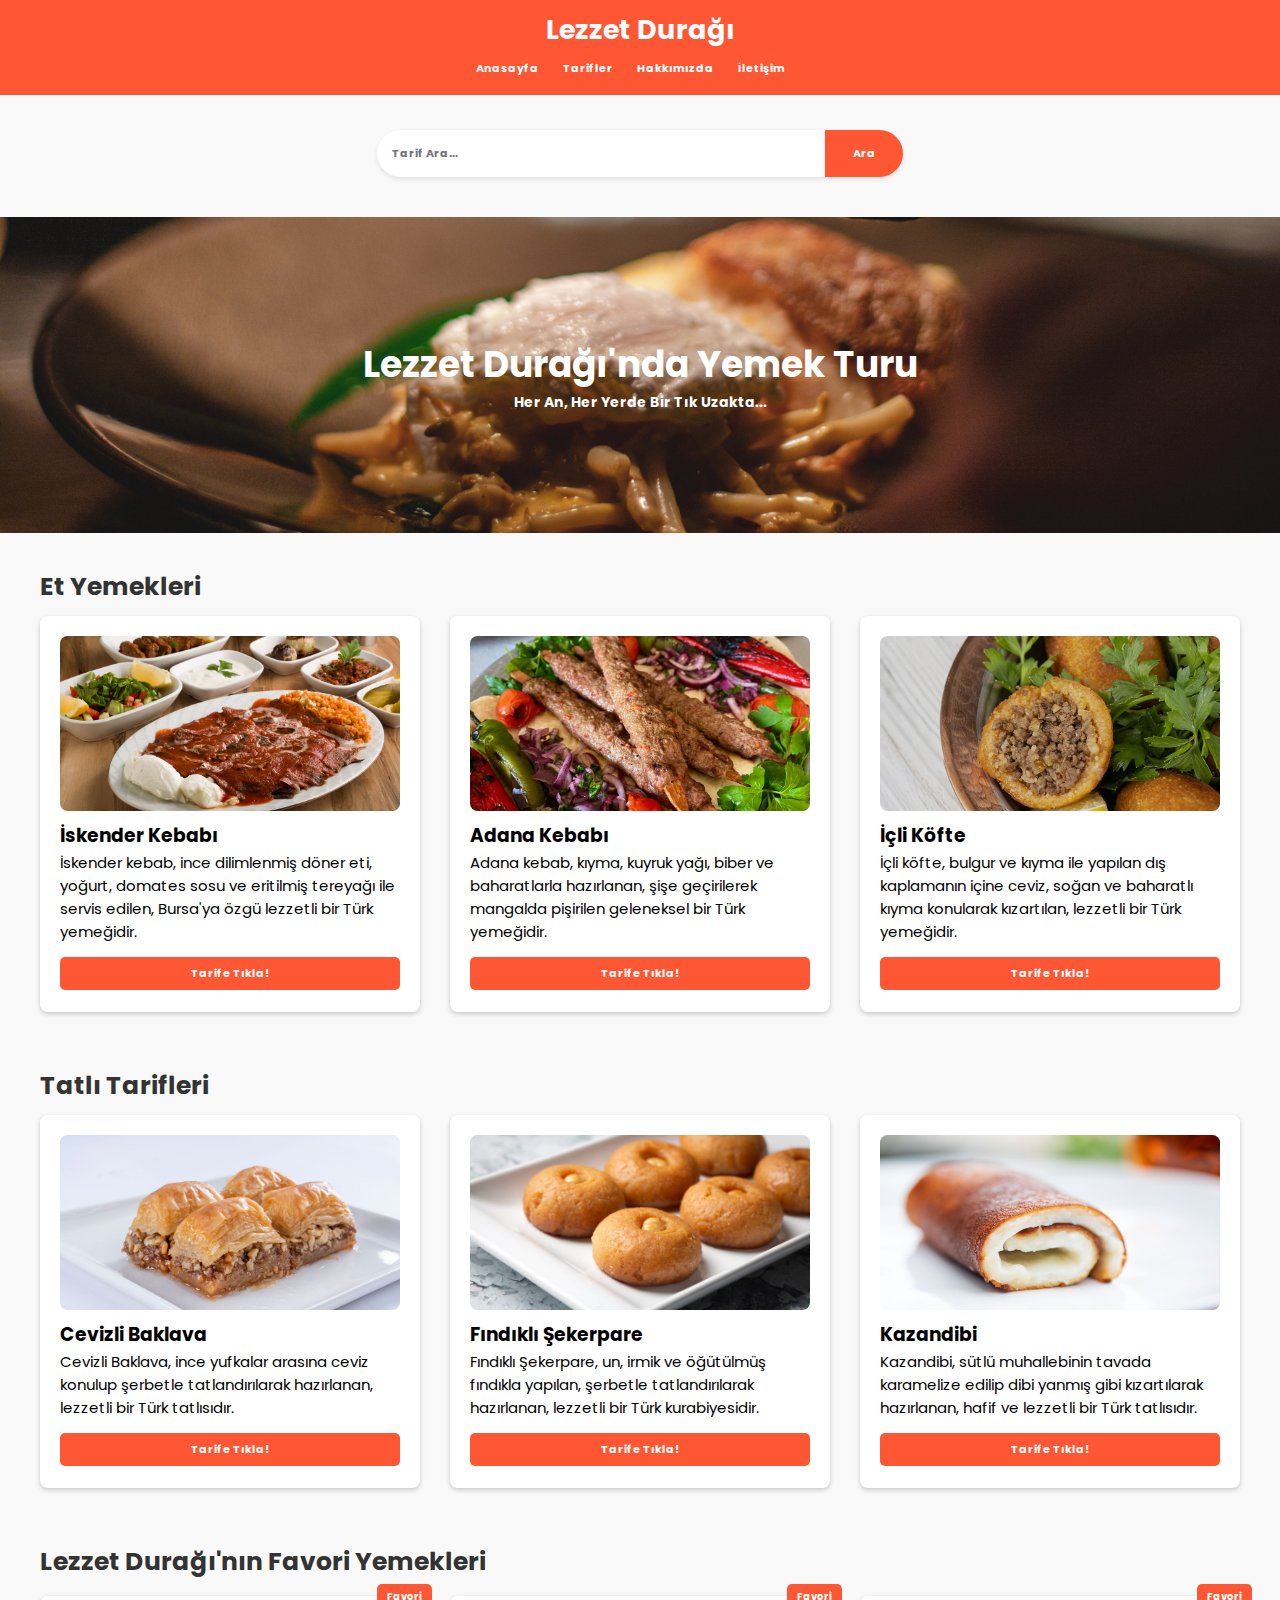
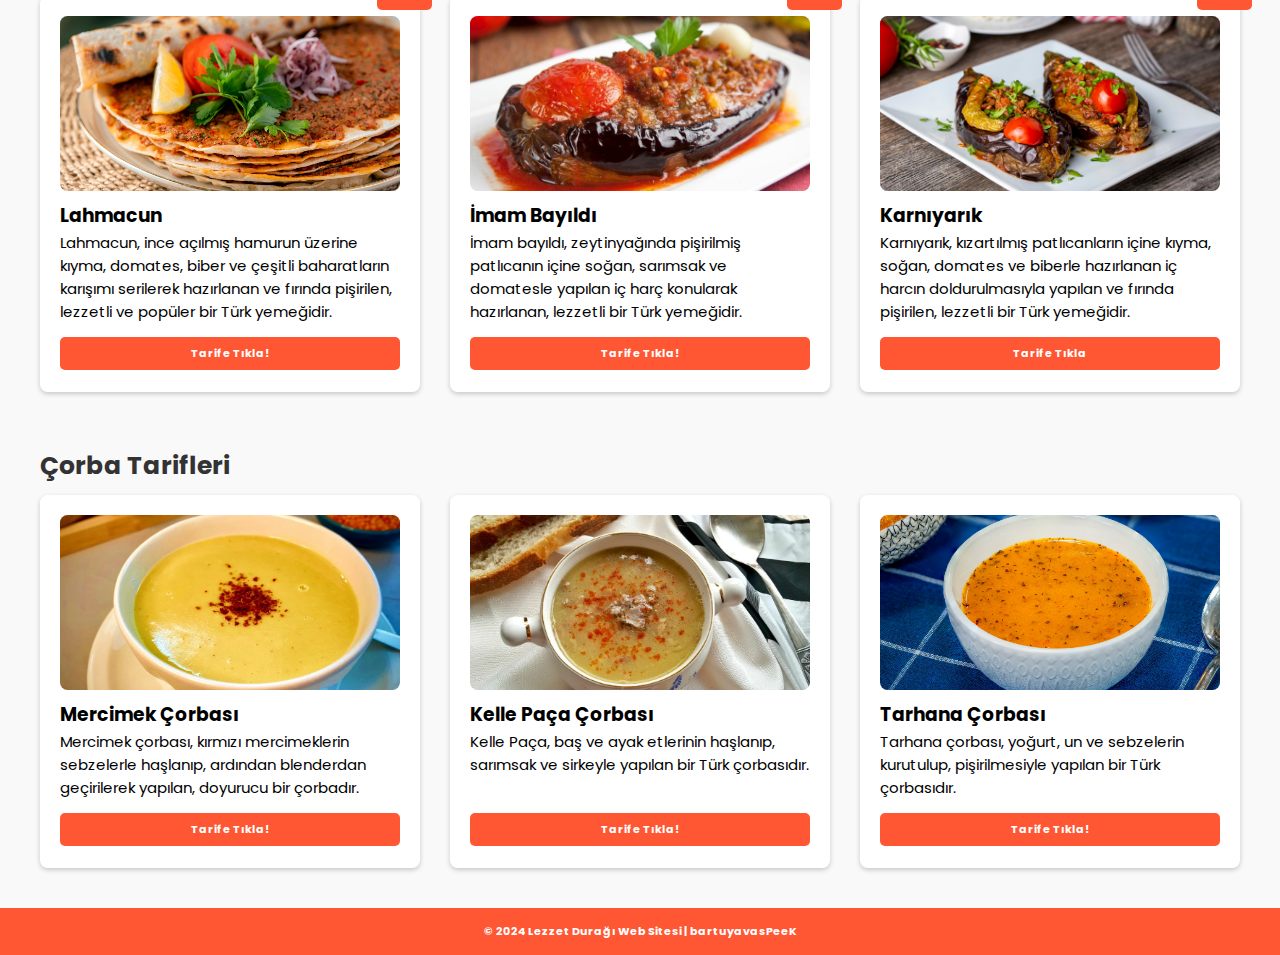
<file: yemek sitesi/index.html>
<!DOCTYPE html>
<html lang="en">
<head>
    <meta charset="UTF-8">
    <meta name="viewport" content="width=device-width, initial-scale=1.0">
    <title>Lezzet Durağı | Anasayfa | bartuyavasPeeK</title>
    <link rel="stylesheet" href="style.css">
</head>
<body>
    <header>
        <h1 class="logo">Lezzet Durağı</h1>
        <div class="nav">
            <ul>
                <li><a href="/yemek sitesi/index.html">Anasayfa</a></li>
                <li><a href="/yemek sitesi/Tarifler Alanı/tarifler.html">Tarifler</a></li>
                <li><a href="/yemek sitesi/Hakkımızda Alanı/hakkimizda.html">Hakkımızda</a></li>
                <li><a href="/yemek sitesi/İletişim Alanı/iletisim.html">İletişim</a></li>
            </ul>
        </div>
    </header>   

    <div class="search-container">
        <input type="text" placeholder="Tarif Ara..." />
        <button type="submit">Ara</button>
    </div>

    <div class="hero">
        <h1>Lezzet Durağı'nda Yemek Turu</h1>
        <p>Her An, Her Yerde Bir Tık Uzakta...</p>
    </div>

    <section class="meat-dishes-area">
        <a href="/yemek sitesi/Tarifler Alanı/Et Yemekleri Alanı/et-yemekleri.html" title="Et Yemekleri"><h2>Et Yemekleri</h2></a>

        <div class="menu-items">
            <!-- Et Yemekleri 1 -->
            <div class="menu-item">
                <img src="/yemek sitesi/img/iskender.jpg" alt="İskender Kebabı Resmi">
                <h3>İskender Kebabı</h3>
                <p>İskender kebab, ince dilimlenmiş döner eti, yoğurt, domates sosu ve eritilmiş tereyağı ile servis edilen, Bursa'ya özgü lezzetli bir Türk yemeğidir.</p>
                <a href="/yemek sitesi/Tarifler Alanı/Et Yemekleri Alanı/Kebap Tarifleri Alanı/İskender Kebabı/iskender-kebabi.html" class="button">Tarife Tıkla!</a>
            </div>
            <!-- Et Yemekleri 2 -->
            <div class="menu-item">
                <img src="/yemek sitesi/img/adana-kebap.webp" alt="Adana Kebabı Resmi">
                <h3>Adana Kebabı</h3>
                <p>Adana kebab, kıyma, kuyruk yağı, biber ve baharatlarla hazırlanan, şişe geçirilerek mangalda pişirilen geleneksel bir Türk yemeğidir.</p>
                <a href="#" class="button">Tarife Tıkla!</a>
            </div>
            <!-- Et Yemekleri 3 -->
            <div class="menu-item">
                <img src="/yemek sitesi/img/icli-kofte.jpg" alt="İçli Köfte">
                <h3>İçli Köfte</h3>
                <p>İçli köfte, bulgur ve kıyma ile yapılan dış kaplamanın içine ceviz, soğan ve baharatlı kıyma konularak kızartılan, lezzetli bir Türk yemeğidir.</p>
                <a href="#" class="button">Tarife Tıkla!</a>
            </div>
        </div>
    </section>

    <section class="dessert-recipes-area">
        <a href="#" title="Tatlı Tarifleri"><h2>Tatlı Tarifleri</h2></a>

        <div class="menu-items">
            <!-- Tatlı Tarifleri 1 -->
            <div class="menu-item">
                <img src="/yemek sitesi/img/cevizli-baklava.jpg" alt="Cevizli Baklava Resmi">
                <h3>Cevizli Baklava</h3>
                <p>Cevizli Baklava, ince yufkalar arasına ceviz konulup şerbetle tatlandırılarak hazırlanan, lezzetli bir Türk tatlısıdır.</p>
                <a href="#" class="button">Tarife Tıkla!</a>
            </div>
            <!-- Tatlı Tarifleri 2 -->
            <div class="menu-item">
                <img src="/yemek sitesi/img/fındıklı-şekerpare.avif" alt="Fındıklı Şekerpare Resmi">
                <h3>Fındıklı Şekerpare</h3>
                <p>Fındıklı Şekerpare, un, irmik ve öğütülmüş fındıkla yapılan, şerbetle tatlandırılarak hazırlanan, lezzetli bir Türk kurabiyesidir.</p>
                <a href="#" class="button">Tarife Tıkla!</a>
            </div>
            <!-- Tatlı Tarifleri 3 -->
            <div class="menu-item">
                <img src="/yemek sitesi/img/kazandibi.jpg" alt="Kazandibi Resmi">
                <h3>Kazandibi</h3>
                <p>Kazandibi, sütlü muhallebinin tavada karamelize edilip dibi yanmış gibi kızartılarak hazırlanan, hafif ve lezzetli bir Türk tatlısıdır.</p>
                <a href="#" class="button">Tarife Tıkla!</a>
            </div>
        </div>
    </section>

    <section class="favorite-dishes-area">
        <a href="#" title="Favori Yemekler" class="favorite-title"><h2>Lezzet Durağı'nın Favori Yemekleri</h2></a>

        <div class="menu-items">
            <!-- Favori Yemekler 1 -->
            <div class="menu-item">
                <img src="/yemek sitesi/img/lahmacun.webp" alt="Lahmacun Resmi">
                <h3>Lahmacun</h3>
                <p>Lahmacun, ince açılmış hamurun üzerine kıyma, domates, biber ve çeşitli baharatların karışımı serilerek hazırlanan ve fırında pişirilen, lezzetli ve popüler bir Türk yemeğidir.</p>
                <a href="#" class="button">Tarife Tıkla!</a>
                <span class="tag">Favori</span>
            </div>
            <!-- Favori Yemekler 2 -->
            <div class="menu-item">
                <img src="/yemek sitesi/img/imam-bayıldı.jpg" alt="İmam Bayıldı Resmi">
                <h3>İmam Bayıldı</h3>
                <p>İmam bayıldı, zeytinyağında pişirilmiş patlıcanın içine soğan, sarımsak ve domatesle yapılan iç harç konularak hazırlanan, lezzetli bir Türk yemeğidir.</p>
                <a href="#" class="button">Tarife Tıkla!</a>
                <span class="tag">Favori</span>
            </div>
            <!-- Favori Yemekler 3 -->
            <div class="menu-item">
                <img src="/yemek sitesi/img/karnyark.webp" alt="Karnıyarık Resmi">
                <h3>Karnıyarık</h3>
                <p>Karnıyarık, kızartılmış patlıcanların içine kıyma, soğan, domates ve biberle hazırlanan iç harcın doldurulmasıyla yapılan ve fırında pişirilen, lezzetli bir Türk yemeğidir.</p>
                <a href="#" class="button">Tarife Tıkla</a>
                <span class="tag">Favori</span>
            </div>
        </div>
    </section>

    <section class="soup-recipes-area">
        <a href="#" title="Çorba Tarifleri"><h2>Çorba Tarifleri</h2></a>

        <div class="menu-items">
            <!-- Çorba Tarifleri 1 -->
            <div class="menu-item">
                <img src="/yemek sitesi/img/mercimek-corbası.webp" alt="Mercimek Çorbası Resmi">
                <h3>Mercimek Çorbası</h3>
                <p>Mercimek çorbası, kırmızı mercimeklerin sebzelerle haşlanıp, ardından blenderdan geçirilerek yapılan, doyurucu bir çorbadır.</p>
                <a href="#" class="button">Tarife Tıkla!</a>
            </div>
            <div class="menu-item">
                <img src="/yemek sitesi/img/kelle-paca-corbasi.jpg" alt="Kelle Paça Çorbası">
                <h3>Kelle Paça Çorbası</h3>
                <p>Kelle Paça, baş ve ayak etlerinin haşlanıp, sarımsak ve sirkeyle yapılan bir Türk çorbasıdır.</p>
                <a href="#" class="button">Tarife Tıkla!</a>
            </div>
            <div class="menu-item">
                <img src="/yemek sitesi/img/tarhana-corbasi.webp" alt="Tarhana Çorbası">
                <h3>Tarhana Çorbası</h3>
                <p>Tarhana çorbası, yoğurt, un ve sebzelerin kurutulup, pişirilmesiyle yapılan bir Türk çorbasıdır.</p>
                <a href="#" class="button">Tarife Tıkla!</a>
            </div>
        </div>
    </section>

    <footer>
        <p>&copy; 2024 Lezzet Durağı Web Sitesi | <a href="/yemek sitesi/index.html">bartuyavasPeeK</a></p>
    </footer>
</body>
</html>
</file>
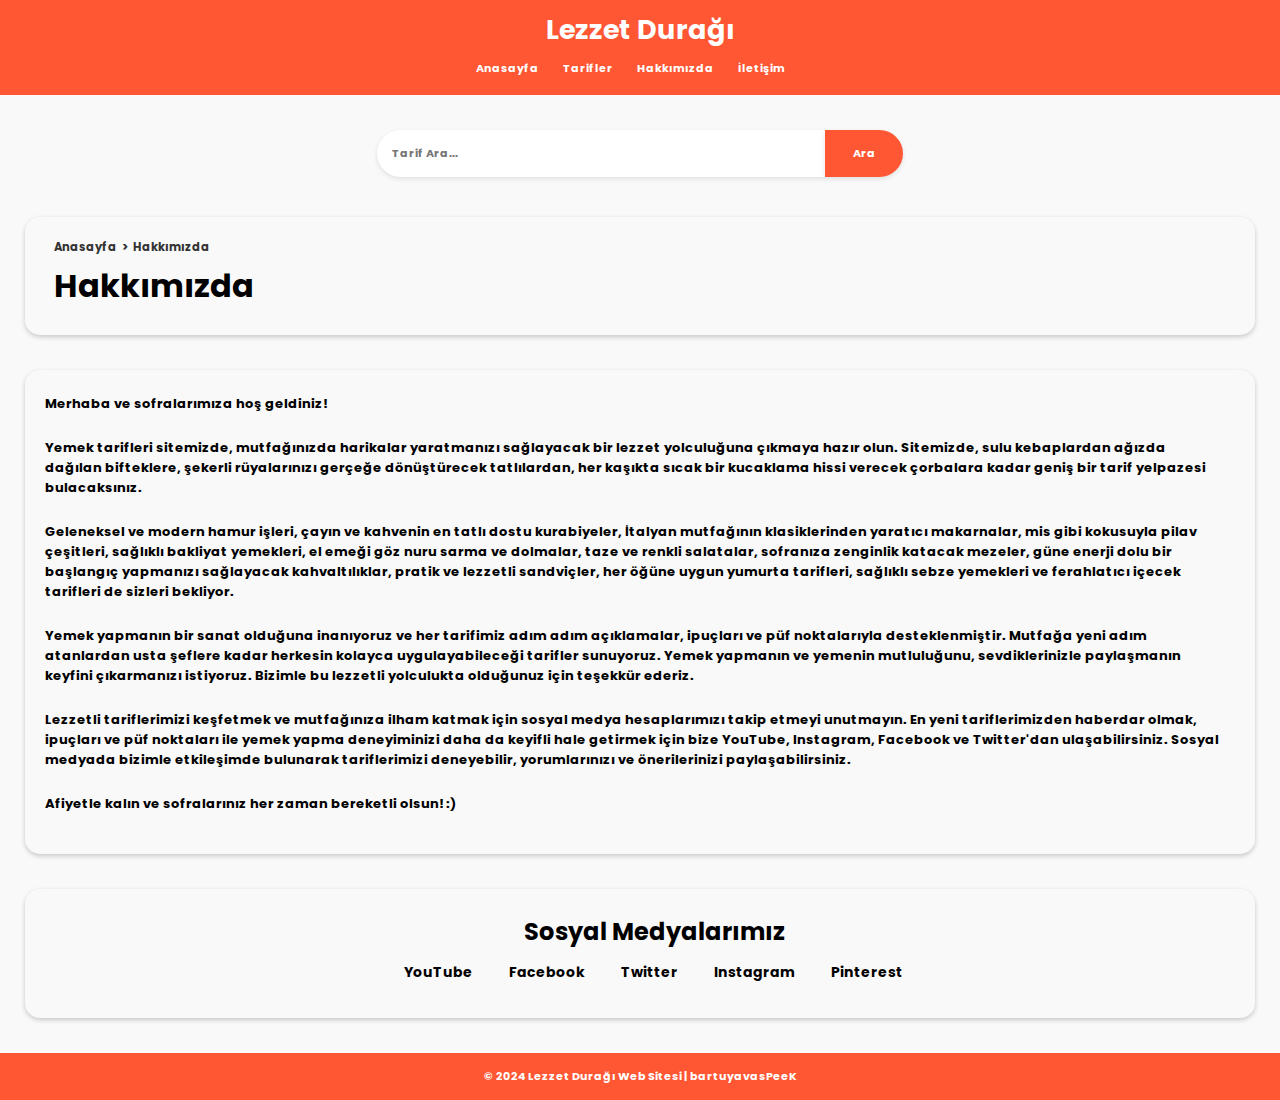
<file: yemek sitesi/Hakkımızda Alanı/hakkimizda.html>
<!DOCTYPE html>
<html lang="en">
<head>
    <meta charset="UTF-8">
    <meta name="viewport" content="width=device-width, initial-scale=1.0">
    <title>Lezzet Durağı | Hakkımızda | bartuyavasPeeK</title>
    <link rel="stylesheet" href="style.css">
    <link rel="stylesheet" href="https://use.fontawesome.com/releases/v5.8.2/css/all.css"
    integrity="sha384-oS3vJWv+0UjzBfQzYUhtDYW+Pj2yciDJxpsK1OYPAYjqT085Qq/1cq5FLXAZQ7Ay" crossorigin="anonymous" />
</head>
<body>
    <header>
        <h1 class="logo">Lezzet Durağı</h1>
        <div class="nav">
            <ul>
                <li><a href="/yemek sitesi/index.html">Anasayfa</a></li>
                <li><a href="/yemek sitesi/Tarifler Alanı/tarifler.html">Tarifler</a></li>
                <li><a href="/yemek sitesi/Hakkımızda Alanı/hakkimizda.html">Hakkımızda</a></li>
                <li><a href="/yemek sitesi/İletişim Alanı/iletisim.html">İletişim</a></li>
            </ul>
        </div>
    </header> 
    
    <div class="search-container">
        <input type="text" placeholder="Tarif Ara..." />
        <button type="submit">Ara</button>
    </div>

    <section class="fast-bar">
        <nav aria-label="breadcrumb">
            <ol class="breadcrumb">
                <li class="breadcrumb-item"><a href="/yemek sitesi/index.html">Anasayfa</a></li>
                <li class="breadcrumb-item"><a href="/yemek sitesi/Hakkımızda Alanı/hakkimizda.html">Hakkımızda</a></li>
            </ol>
        </nav>
        <h1>Hakkımızda</h1>
    </section>

    <section class="about-us-area">
        <p>Merhaba ve sofralarımıza hoş geldiniz!</p>
        <p>Yemek tarifleri sitemizde, mutfağınızda harikalar yaratmanızı sağlayacak bir lezzet yolculuğuna çıkmaya hazır olun. Sitemizde, sulu kebaplardan ağızda dağılan bifteklere, şekerli rüyalarınızı gerçeğe dönüştürecek tatlılardan, her kaşıkta sıcak bir kucaklama hissi verecek çorbalara kadar geniş bir tarif yelpazesi bulacaksınız.</p>
        <p>Geleneksel ve modern hamur işleri, çayın ve kahvenin en tatlı dostu kurabiyeler, İtalyan mutfağının klasiklerinden yaratıcı makarnalar, mis gibi kokusuyla pilav çeşitleri, sağlıklı bakliyat yemekleri, el emeği göz nuru sarma ve dolmalar, taze ve renkli salatalar, sofranıza zenginlik katacak mezeler, güne enerji dolu bir başlangıç yapmanızı sağlayacak kahvaltılıklar, pratik ve lezzetli sandviçler, her öğüne uygun yumurta tarifleri, sağlıklı sebze yemekleri ve ferahlatıcı içecek tarifleri de sizleri bekliyor.</p>
        <p>Yemek yapmanın bir sanat olduğuna inanıyoruz ve her tarifimiz adım adım açıklamalar, ipuçları ve püf noktalarıyla desteklenmiştir. Mutfağa yeni adım atanlardan usta şeflere kadar herkesin kolayca uygulayabileceği tarifler sunuyoruz. Yemek yapmanın ve yemenin mutluluğunu, sevdiklerinizle paylaşmanın keyfini çıkarmanızı istiyoruz. Bizimle bu lezzetli yolculukta olduğunuz için teşekkür ederiz.</p>
        <p>Lezzetli tariflerimizi keşfetmek ve mutfağınıza ilham katmak için sosyal medya hesaplarımızı takip etmeyi unutmayın. En yeni tariflerimizden haberdar olmak, ipuçları ve püf noktaları ile yemek yapma deneyiminizi daha da keyifli hale getirmek için bize YouTube, Instagram, Facebook ve Twitter'dan ulaşabilirsiniz. Sosyal medyada bizimle etkileşimde bulunarak tariflerimizi deneyebilir, yorumlarınızı ve önerilerinizi paylaşabilirsiniz.</p>
        <p>Afiyetle kalın ve sofralarınız her zaman bereketli olsun! :)</p>
    </section>

    <section class="social-media">
        <h1>Sosyal Medyalarımız</h1>
        <div class="social-links">
            <a href="#" class="btn contact-details">
                <i class="fab fa-youtube"></i> YouTube
            </a>
            <a href="#" class="btn contact-details">
                <i class="fab fa-facebook"></i> Facebook
            </a>
            <a href="#" class="btn contact-details">
                <i class="fab fa-twitter"></i> Twitter
            </a>
            <a href="#" class="btn contact-details">
                <i class="fab fa-instagram"></i> Instagram
            </a>
            <a href="#" class="btn contact-details">
                <i class="fab fa-pinterest"></i> Pinterest
            </a>
        </div>
    </section>

    <footer>
        <p>&copy; 2024 Lezzet Durağı Web Sitesi | <a href="/yemek sitesi/index.html">bartuyavasPeeK</a></p>
    </footer>
</body>
</html>
</file>
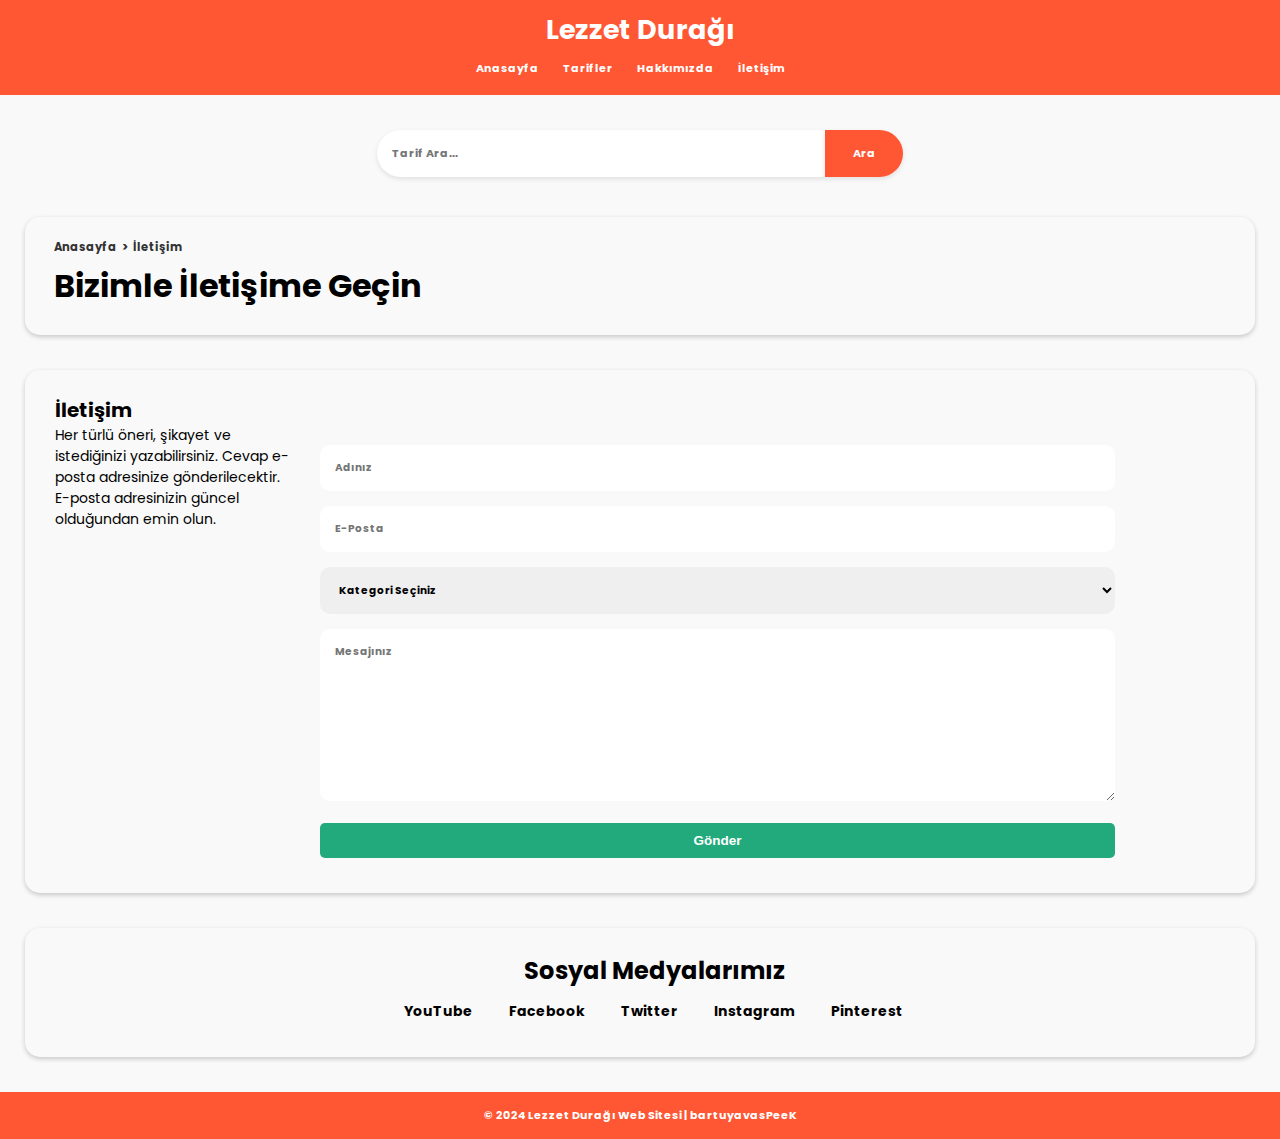
<file: yemek sitesi/İletişim Alanı/iletisim.html>
<!DOCTYPE html>
<html lang="en">
<head>
    <meta charset="UTF-8">
    <meta name="viewport" content="width=device-width, initial-scale=1.0">
    <title>Lezzet Durağı | İletişim | bartuyavasPeeK</title>
    <link rel="stylesheet" href="style.css">
    <link rel="stylesheet" href="https://use.fontawesome.com/releases/v5.8.2/css/all.css"
    integrity="sha384-oS3vJWv+0UjzBfQzYUhtDYW+Pj2yciDJxpsK1OYPAYjqT085Qq/1cq5FLXAZQ7Ay" crossorigin="anonymous" />
</head>
<body>
    <header>
        <h1 class="logo">Lezzet Durağı</h1>
        <div class="nav">
            <ul>
                <li><a href="/yemek sitesi/index.html">Anasayfa</a></li>
                <li><a href="/yemek sitesi/Tarifler Alanı/tarifler.html">Tarifler</a></li>
                <li><a href="/yemek sitesi/Hakkımızda Alanı/hakkimizda.html">Hakkımızda</a></li>
                <li><a href="/yemek sitesi/İletişim Alanı/iletisim.html">İletişim</a></li>
            </ul>
        </div>
    </header> 
    
    <div class="search-container">
        <input type="text" placeholder="Tarif Ara..." />
        <button type="submit">Ara</button>
    </div>

    <section class="fast-bar">
        <nav aria-label="breadcrumb">
            <ol class="breadcrumb">
                <li class="breadcrumb-item"><a href="/yemek sitesi/index.html">Anasayfa</a></li>
                <li class="breadcrumb-item"><a href="/yemek sitesi/İletişim Alanı/iletisim.html">İletişim</a></li>
            </ol>
        </nav>
        <h1>Bizimle İletişime Geçin</h1>
    </section>
    
    <section class="communication-area">
        <div class="communication-details">
            <h3>İletişim</h3>
            <p>Her türlü öneri, şikayet ve istediğinizi yazabilirsiniz. Cevap e-posta adresinize gönderilecektir. E-posta adresinizin güncel olduğundan emin olun.</p>
        </div>
        <div class="communication-form">
            <form action="#" method="post">
                <input type="text" name="name" placeholder="Adınız" required />
                <input type="email" name="email" placeholder="E-Posta" required />
                <select name="category" required>
                    <option value="">Kategori Seçiniz</option>
                    <option value="oneri">Öneri</option>
                    <option value="sikayet">Şikayet</option>
                    <option value="istek">İstek</option>
                </select>
                <textarea name="message" placeholder="Mesajınız" required></textarea>
                <button type="submit">Gönder</button>
            </form>
        </div>
    </section>

    <section class="social-media">
        <h1>Sosyal Medyalarımız</h1>
        <div class="social-links">
            <a href="#" class="btn contact-details">
                <i class="fab fa-youtube"></i> YouTube
            </a>
            <a href="#" class="btn contact-details">
                <i class="fab fa-facebook"></i> Facebook
            </a>
            <a href="#" class="btn contact-details">
                <i class="fab fa-twitter"></i> Twitter
            </a>
            <a href="#" class="btn contact-details">
                <i class="fab fa-instagram"></i> Instagram
            </a>
            <a href="#" class="btn contact-details">
                <i class="fab fa-pinterest"></i> Pinterest
            </a>
        </div>
    </section>

    <footer>
        <p>&copy; 2024 Lezzet Durağı Web Sitesi | <a href="/yemek sitesi/index.html">bartuyavasPeeK</a></p>
    </footer>
</body>
</html>
</file>
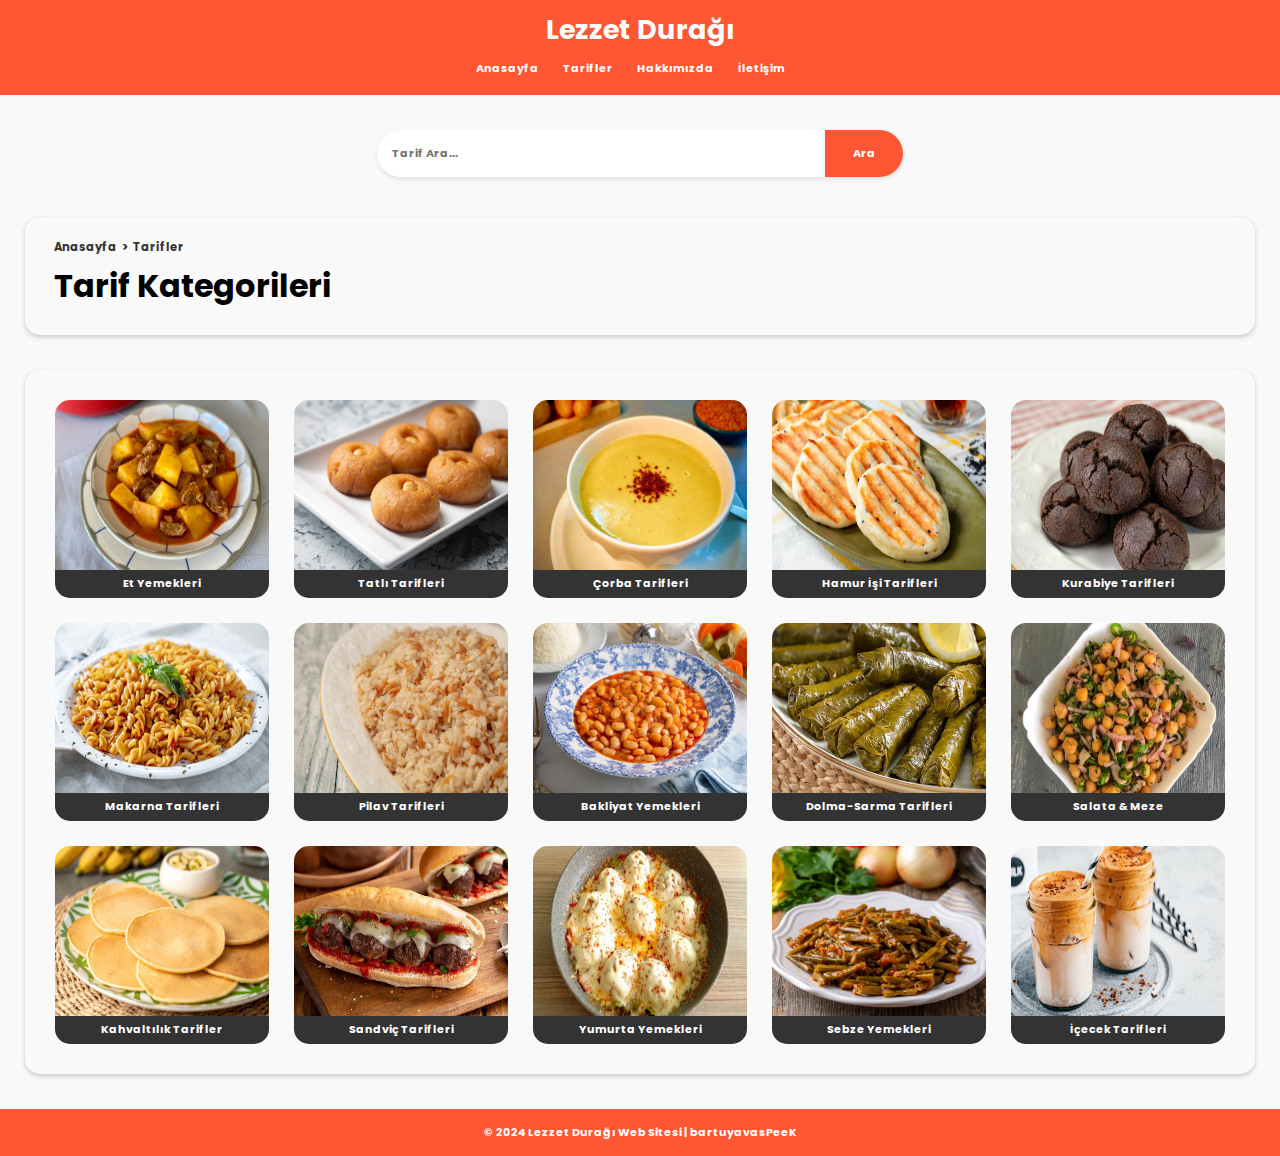
<file: yemek sitesi/Tarifler Alanı/tarifler.html>
<!DOCTYPE html>
<html lang="en">
<head>
    <meta charset="UTF-8">
    <meta name="viewport" content="width=device-width, initial-scale=1.0">
    <title>Lezzet Durağı | Tarifler | bartuyavasPeeK</title>
    <link rel="stylesheet" href="style.css">
</head>
<body>
    <header>
        <h1 class="logo">Lezzet Durağı</h1>
        <div class="nav">
            <ul>
                <li><a href="/yemek sitesi/index.html">Anasayfa</a></li>
                <li><a href="/yemek sitesi/Tarifler Alanı/tarifler.html">Tarifler</a></li>
                <li><a href="/yemek sitesi/Hakkımızda Alanı/hakkimizda.html">Hakkımızda</a></li>
                <li><a href="/yemek sitesi/İletişim Alanı/iletisim.html">İletişim</a></li>
            </ul>
        </div>
    </header> 
    
    <div class="search-container">
        <input type="text" placeholder="Tarif Ara..." />
        <button type="submit">Ara</button>
    </div>

    <section class="fast-bar">
        <nav aria-label="breadcrumb">
            <ol class="breadcrumb">
                <li class="breadcrumb-item"><a href="/yemek sitesi/index.html">Anasayfa</a></li>
                <li class="breadcrumb-item"><a href="/yemek sitesi/Tarifler Alanı/tarifler.html">Tarifler</a></li>
            </ol>
        </nav>
        <h1>Tarif Kategorileri</h1>
    </section>

    <section class="recipes-area">
        <div class="recipes-items">
            <div class="recipes-item">
                <a href="/yemek sitesi/Tarifler Alanı/Et Yemekleri Alanı/et-yemekleri.html">
                    <img src="/yemek sitesi/img/etli-patates.jpg" alt="Et Yemekleri" title="Et Yemekleri">
                    <h3>Et Yemekleri</h3>
                </a>
            </div>
            <div class="recipes-item">
                <a href="#">
                    <img src="/yemek sitesi/img/fındıklı-şekerpare.avif" alt="Tatlı Tarifleri" title="Tatlı Tarifleri">
                    <h3>Tatlı Tarifleri</h3>
                </a>
            </div>
            <div class="recipes-item">
                <a href="#">
                    <img src="/yemek sitesi/img/mercimek-corbası.webp" alt="Çorba Tarifleri" title="Çorba Tarifleri">
                    <h3>Çorba Tarifleri</h3>
                </a>
            </div>
            <div class="recipes-item">
                <a href="#">
                    <img src="/yemek sitesi/img/peynirli-borek.webp" alt="Hamur İşi Tarifleri" title="Hamur İşi Tarifleri">
                    <h3>Hamur İşi Tarifleri</h3>
                </a>
            </div>
            <div class="recipes-item">
                <a href="#">
                    <img src="/yemek sitesi/img/brownie-kurabiye.jpg" alt="Kurabiye Tarifleri" title="Kurabiye Tarifleri">
                    <h3>Kurabiye Tarifleri</h3>
                </a>
            </div>
            <div class="recipes-item">
                <a href="#">
                    <img src="/yemek sitesi/img/soslu-makarna-tarifi.webp" alt="Makarna Tarifleri" title="Makarna Tarifleri">
                    <h3>Makarna Tarifleri</h3>
                </a>
            </div>
            <div class="recipes-item">
                <a href="#">
                    <img src="/yemek sitesi/img/tereyagli-pilav.webp" alt="Pilav Tarifleri" title="Pilav Tarifleri">
                    <h3>Pilav Tarifleri</h3>
                </a>
            </div>
            <div class="recipes-item">
                <a href="#">
                    <img src="/yemek sitesi/img/etsiz-kuru-fasulye.webp" alt="Bakliyat Yemekleri" title="Bakliyat Tarifleri">
                    <h3>Bakliyat Yemekleri</h3>
                </a>
            </div>
            <div class="recipes-item">
                <a href="#">
                    <img src="/yemek sitesi/img/zeytinyagli-yaprak-sarmasi.jpg" alt="Dolma-Sarma Tarifleri" title="Dolma-Sarma Tarifleri">
                    <h3>Dolma-Sarma Tarifleri</h3>
                </a>
            </div>
            <div class="recipes-item">
                <a href="#">
                    <img src="/yemek sitesi/img/salata.webp" alt="Salata & Meze" title="Salata & Meze">
                    <h3>Salata & Meze</h3>
                </a>
            </div>
            <div class="recipes-item">
                <a href="#">
                    <img src="/yemek sitesi/img/sutsuz-pankek.webp" alt="Kahvaltılık Tarifler" title="Kahvaltılık Tarifler">
                    <h3>Kahvaltılık Tarifler</h3>
                </a>
            </div>
            <div class="recipes-item">
                <a href="#">
                    <img src="/yemek sitesi/img/kofteli-sandvic.webp" alt="Sandviç Tarifleri" title="Sandviç Tarifleri">
                    <h3>Sandviç Tarifleri</h3>
                </a>
            </div>
            <div class="recipes-item">
                <a href="#">
                    <img src="/yemek sitesi/img/yumurta.jpg" alt="Yumurta Yemekleri" title="Yumurta Yemekleri">
                    <h3>Yumurta Yemekleri</h3>
                </a>
            </div>
            <div class="recipes-item">
                <a href="#">
                    <img src="/yemek sitesi/img/sebze-yemekleri.jpg" alt="Sebze Yemekleri" title="Sebze Yemekleri">
                    <h3>Sebze Yemekleri</h3>
                </a>
            </div>
            <div class="recipes-item">
                <a href="#">
                    <img src="/yemek sitesi/img/içecek.jpg" alt="İçecek Tarifleri" title="İçecek Tarifleri">
                    <h3>İçecek Tarifleri</h3>
                </a>
            </div>
        </div>
    </section>

    <footer>
        <p>&copy; 2024 Lezzet Durağı Web Sitesi | <a href="/yemek sitesi/index.html">bartuyavasPeeK</a></p>
    </footer>
</body>
</html>
</file>
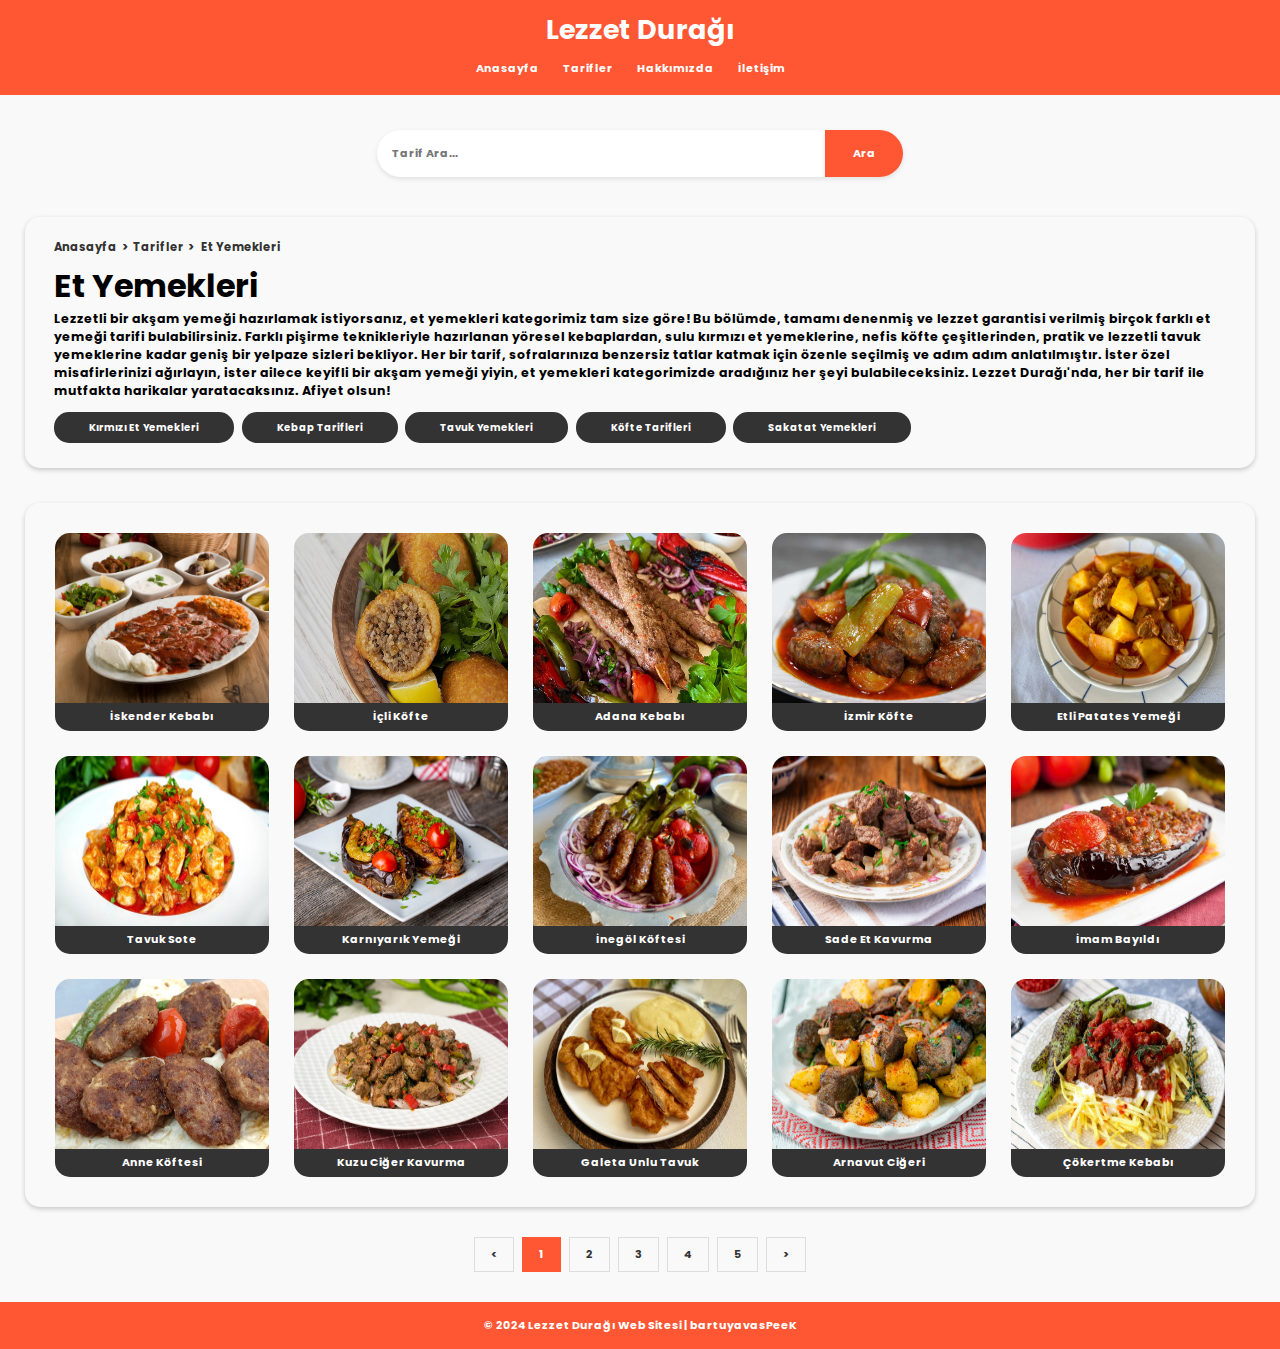
<file: yemek sitesi/Tarifler Alanı/Et Yemekleri Alanı/et-yemekleri.html>
<!DOCTYPE html>
<html lang="en">
<head>
    <meta charset="UTF-8">
    <meta name="viewport" content="width=device-width, initial-scale=1.0">
    <title>Lezzet Durağı | Et Yemekleri | bartuyavasPeeK</title>
    <link rel="stylesheet" href="style.css">
</head>
<body>
    <header>
        <h1 class="logo">Lezzet Durağı</h1>
        <div class="nav">
            <ul>
                <li><a href="/yemek sitesi/index.html">Anasayfa</a></li>
                <li><a href="/yemek sitesi/Tarifler Alanı/tarifler.html">Tarifler</a></li>
                <li><a href="/yemek sitesi/Hakkımızda Alanı/hakkimizda.html">Hakkımızda</a></li>
                <li><a href="/yemek sitesi/İletişim Alanı/iletisim.html">İletişim</a></li>
            </ul>
        </div>
    </header> 
    
    <div class="search-container">
        <input type="text" placeholder="Tarif Ara..." />
        <button type="submit">Ara</button>
    </div>

    <section class="meat-dishes">
        <nav aria-label="breadcrumb">
            <ol class="breadcrumb">
                <li class="breadcrumb-item"><a href="/yemek sitesi/index.html">Anasayfa</a></li>
                <li class="breadcrumb-item"><a href="/yemek sitesi/Tarifler Alanı/tarifler.html">Tarifler</a></li>
                <li class="breadcrumb-item dropdown">
                    <a href="/yemek sitesi/Tarifler Alanı/Et Yemekleri Alanı/et-yemekleri.html">Et Yemekleri</a>
                    <div class="dropdown-content">
                        <a href="#">Tatlı Tarifleri</a>
                        <a href="#">Çorba Tarifleri</a>
                        <a href="#">Hamur İşi Tarifleri</a>
                        <a href="#">Kurabiye Tarifleri</a>
                        <a href="#">Makarna Tarifleri</a>
                        <a href="#">Pilav Tarifleri</a>
                        <a href="#">Bakliyat Yemekleri</a>
                        <a href="#">Dolma-Sarma Tarifleri</a>
                        <a href="#">Salata & Meze</a>
                        <a href="#">Kahvaltılık Tarifleri</a>
                        <a href="#">Sandviç Tarifleri</a>
                        <a href="#">Yumurta Yemekleri</a>
                        <a href="#">Sebze Yemekleri</a>
                        <a href="#">İçecek Tarifleri</a>
                    </div>
                </li>
            </ol>
        </nav>
        <h1>Et Yemekleri</h1>
        <p>
            Lezzetli bir akşam yemeği hazırlamak istiyorsanız, et yemekleri kategorimiz tam size göre! Bu bölümde, tamamı denenmiş ve lezzet garantisi verilmiş birçok farklı et yemeği tarifi bulabilirsiniz. Farklı pişirme teknikleriyle hazırlanan yöresel kebaplardan, sulu kırmızı et yemeklerine, nefis köfte çeşitlerinden, pratik ve lezzetli tavuk yemeklerine kadar geniş bir yelpaze sizleri bekliyor. Her bir tarif, sofralarınıza benzersiz tatlar katmak için özenle seçilmiş ve adım adım anlatılmıştır. İster özel misafirlerinizi ağırlayın, ister ailece keyifli bir akşam yemeği yiyin, et yemekleri kategorimizde aradığınız her şeyi bulabileceksiniz. Lezzet Durağı'nda, her bir tarif ile mutfakta harikalar yaratacaksınız. Afiyet olsun!
        </p>
        <div class="meat-dishes-varieties">
            <ul>
                <li class="meat-dishes-item"><a href="/yemek sitesi/Tarifler Alanı/Et Yemekleri Alanı/Kırmızı Et Yemekleri Alanı/kirmizi-et-yemekleri.html">Kırmızı Et Yemekleri</a></li>
                <li class="meat-dishes-item"><a href="#">Kebap Tarifleri</a></li>
                <li class="meat-dishes-item"><a href="#">Tavuk Yemekleri</a></li>
                <li class="meat-dishes-item"><a href="#">Köfte Tarifleri</a></li>
                <li class="meat-dishes-item"><a href="#">Sakatat Yemekleri</a></li>
            </ul>
        </div>
    </section>

    <section class="meat-dishes-area">
        <div class="meat-dishes-items">
            <div class="meat-dishes-item-1">
                <a href="/yemek sitesi/Tarifler Alanı/Et Yemekleri Alanı/Kebap Tarifleri Alanı/İskender Kebabı/iskender-kebabi.html">
                    <img src="/yemek sitesi/img/iskender.jpg" alt="İskender Kebabı" title="İskender Kebabı">
                    <h3>İskender Kebabı</h3>
                </a>
            </div>
            <div class="meat-dishes-item-1">
                <a href="#">
                    <img src="/yemek sitesi/img/icli-kofte.jpg" alt="İçli Köfte" title="İçli Köfte">
                    <h3>İçli Köfte</h3>
                </a>
            </div>
            <div class="meat-dishes-item-1">
                <a href="#">
                    <img src="/yemek sitesi/img/adana-kebap.webp" alt="Adana Kebabı" title="Adana Kebabı">
                    <h3>Adana Kebabı</h3>
                </a>
            </div>
            <div class="meat-dishes-item-1">
                <a href="#">
                    <img src="/yemek sitesi/img/izmir-kofte.jpg" alt="İzmir Köfte" title="İzmir Köfte">
                    <h3>İzmir Köfte</h3>
                </a>
            </div>
            <div class="meat-dishes-item-1">
                <a href="#">
                    <img src="/yemek sitesi/img/etli-patates.jpg" alt="Etli Patates Yemeği" title="Etli Patates Yemeği">
                    <h3>Etli Patates Yemeği</h3>
                </a>
            </div>
            <div class="meat-dishes-item-1">
                <a href="#">
                    <img src="/yemek sitesi/img/tavuk-sote.webp" alt="Tavuk Sote" title="Tavuk Sote">
                    <h3>Tavuk Sote</h3>
                </a>
            </div>
            <div class="meat-dishes-item-1">
                <a href="#">
                    <img src="/yemek sitesi/img/karnyark.webp" alt="Karnıyarık Yemeği" title="Karnıyarık Yemeği">
                    <h3>Karnıyarık Yemeği</h3>
                </a>
            </div>
            <div class="meat-dishes-item-1">
                <a href="#">
                    <img src="/yemek sitesi/img/inegol-koftesi.webp" alt="İnegöl Köftesi" title="İnegöl Köftesi">
                    <h3>İnegöl Köftesi</h3>
                </a>
            </div>
            <div class="meat-dishes-item-1">
                <a href="#">
                    <img src="/yemek sitesi/img/et-kavurma.webp" alt="Sade Et Kavurma" title="Sade Et Kavurma">
                    <h3>Sade Et Kavurma</h3>
                </a>
            </div>
            <div class="meat-dishes-item-1">
                <a href="#">
                    <img src="/yemek sitesi/img/imam-bayıldı.jpg" alt="İmam Bayıldı" title="İmam Bayıldı">
                    <h3>İmam Bayıldı</h3>
                </a>
            </div>
            <div class="meat-dishes-item-1">
                <a href="#">
                    <img src="/yemek sitesi/img/anne-koftesi.webp" alt="Anne Köftesi" title="Anne Köftesi">
                    <h3>Anne Köftesi</h3>
                </a>
            </div>
            <div class="meat-dishes-item-1">
                <a href="#">
                    <img src="/yemek sitesi/img/kuzu-ciger-kavurma.webp" alt="Kuzu Ciğer Kavurma" title="Kuzu Ciğer Kavurma">
                    <h3>Kuzu Ciğer Kavurma</h3>
                </a>
            </div>
            <div class="meat-dishes-item-1">
                <a href="#">
                    <img src="/yemek sitesi/img/galeta-unlu-tavuk.jpg" alt="Galeta Unlu Tavuk" title="Galeta Unlu Tavuk">
                    <h3>Galeta Unlu Tavuk</h3>
                </a>
            </div>
            <div class="meat-dishes-item-1">
                <a href="#">
                    <img src="/yemek sitesi/img/arnavut-cigeri.jpg" alt="Arnavut Ciğeri" title="Arnavut Ciğeri">
                    <h3>Arnavut Ciğeri</h3>
                </a>
            </div>
            <div class="meat-dishes-item-1">
                <a href="#">
                    <img src="/yemek sitesi/img/cokertme-kebabi.jpg" alt="Çökertme Kebabı" title="Çökertme Kebabı">
                    <h3>Çökertme Kebabı</h3>
                </a>
            </div>
        </div>
    </section>

    <section class="container">
        <div class="pagination">
            <a href="#">&#60;</a>
            <a href="#" class="active">1</a>
            <a href="#">2</a>
            <a href="#">3</a>
            <a href="#">4</a>
            <a href="#">5</a>
            <a href="#">&#62;</a>
        </div>
    </section>

    <footer>
        <p>&copy; 2024 Lezzet Durağı Web Sitesi | <a href="/yemek sitesi/index.html">bartuyavasPeeK</a></p>
    </footer>
</body>
</html>
</file>
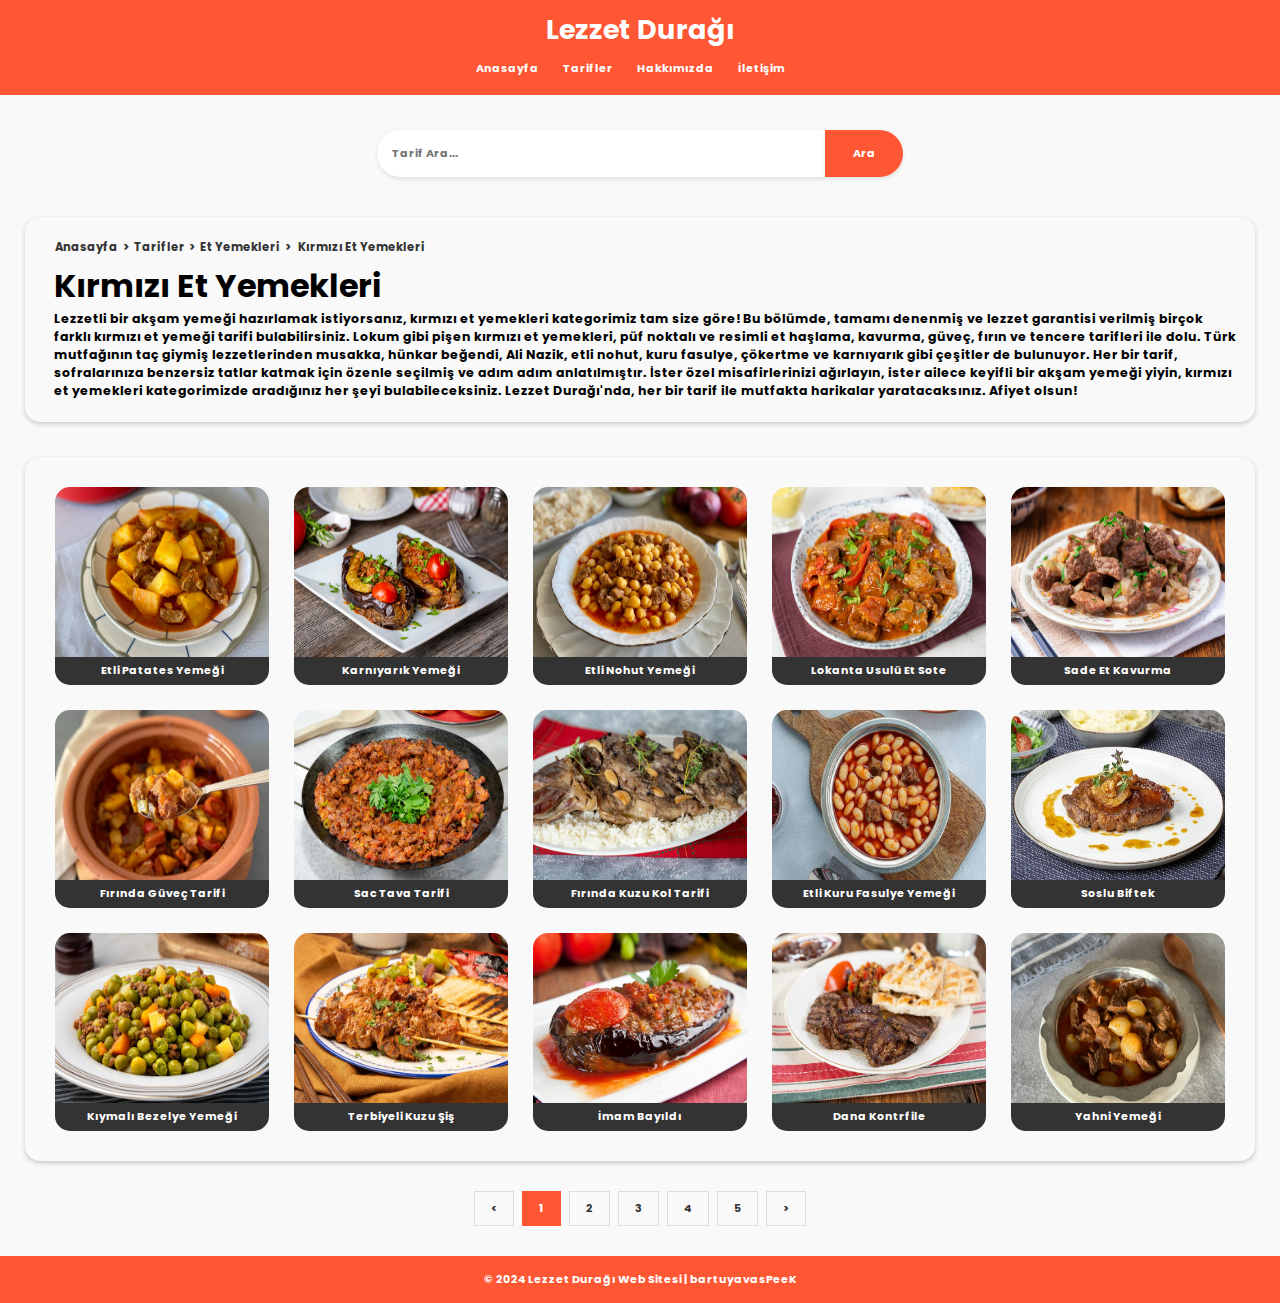
<file: yemek sitesi/Tarifler Alanı/Et Yemekleri Alanı/Kırmızı Et Yemekleri Alanı/kirmizi-et-yemekleri.html>
<!DOCTYPE html>
<html lang="en">
<head>
    <meta charset="UTF-8">
    <meta name="viewport" content="width=device-width, initial-scale=1.0">
    <title>Lezzet Durağı | Kırmızı Et Yemekleri | bartuyavasPeeK</title>
    <link rel="stylesheet" href="style.css">
</head>
<body>
    <header>
        <h1 class="logo">Lezzet Durağı</h1>
        <div class="nav">
            <ul>
                <li><a href="/yemek sitesi/index.html">Anasayfa</a></li>
                <li><a href="/yemek sitesi/Tarifler Alanı/tarifler.html">Tarifler</a></li>
                <li><a href="/yemek sitesi/Hakkımızda Alanı/hakkimizda.html">Hakkımızda</a></li>
                <li><a href="/yemek sitesi/İletişim Alanı/iletisim.html">İletişim</a></li>
            </ul>
        </div>
    </header> 
    
    <div class="search-container">
        <input type="text" placeholder="Tarif Ara..." />
        <button type="submit">Ara</button>
    </div>

    <section class="red-meat-dishes">
        <nav aria-label="breadcrumb">
            <ol class="breadcrumb">
                <li class="breadcrumb-item"><a href="/yemek sitesi/index.html">Anasayfa</a></li>
                <li class="breadcrumb-item"><a href="/yemek sitesi/Tarifler Alanı/tarifler.html">Tarifler</a></li>
                <li class="breadcrumb-item"><a href="/yemek sitesi/Tarifler Alanı/Et Yemekleri Alanı/et-yemekleri.html">Et Yemekleri</a></li>
                <li class="breadcrumb-item dropdown">
                    <a href="/yemek sitesi/Tarifler Alanı/Et Yemekleri Alanı/Kırmızı Et Yemekleri Alanı/kirmizi-et-yemekleri.html">Kırmızı Et Yemekleri</a>
                    <div class="dropdown-content">
                        <a href="#">Kebap Tarifleri</a>
                        <a href="#">Tavuk Yemekleri</a>
                        <a href="#">Köfte Tarifleri</a>
                        <a href="#">Sakatat Yemekleri</a>
                    </div>
                </li>
            </ol>
        </nav>
        <h1>Kırmızı Et Yemekleri</h1>
        <p>
            Lezzetli bir akşam yemeği hazırlamak istiyorsanız, kırmızı et yemekleri kategorimiz tam size göre! Bu bölümde, tamamı denenmiş ve lezzet garantisi verilmiş birçok farklı kırmızı et yemeği tarifi bulabilirsiniz. Lokum gibi pişen kırmızı et yemekleri, püf noktalı ve resimli et haşlama, kavurma, güveç, fırın ve tencere tarifleri ile dolu. Türk mutfağının taç giymiş lezzetlerinden musakka, hünkar beğendi, Ali Nazik, etli nohut, kuru fasulye, çökertme ve karnıyarık gibi çeşitler de bulunuyor. Her bir tarif, sofralarınıza benzersiz tatlar katmak için özenle seçilmiş ve adım adım anlatılmıştır. İster özel misafirlerinizi ağırlayın, ister ailece keyifli bir akşam yemeği yiyin, kırmızı et yemekleri kategorimizde aradığınız her şeyi bulabileceksiniz. Lezzet Durağı'nda, her bir tarif ile mutfakta harikalar yaratacaksınız. Afiyet olsun!
        </p>
    </section>

    <section class="red-meat-dishes-area">
        <div class="red-meat-dishes-items">
            <div class="red-meat-dishes-item">
                <a href="#">
                    <img src="/yemek sitesi/img/etli-patates.jpg" alt="Etli Patates Yemeği" title="Etli Patates Yemeği">
                    <h3>Etli Patates Yemeği</h3>
                </a>
            </div>
            <div class="red-meat-dishes-item">
                <a href="#">
                    <img src="/yemek sitesi/img/karnyark.webp" alt="Karnıyarık Yemeği" title="Karnıyarık Yemeği">
                    <h3>Karnıyarık Yemeği</h3>
                </a>
            </div>
            <div class="red-meat-dishes-item">
                <a href="#">
                    <img src="/yemek sitesi/img/etli-nohut.jpg" alt="Etli Nohut Yemeği" title="Etli Nohut Yemeği">
                    <h3>Etli Nohut Yemeği</h3>
                </a>
            </div>
            <div class="red-meat-dishes-item">
                <a href="#">
                    <img src="/yemek sitesi/img/lokanta-usulu-et-sote.webp" alt="Lokanta Usulü Et Sote" title="Lokanta Usulü Et Sote">
                    <h3>Lokanta Usulü Et Sote</h3>
                </a>
            </div>
            <div class="red-meat-dishes-item">
                <a href="#">
                    <img src="/yemek sitesi/img/et-kavurma.webp" alt="Sade Et Kavurma" title="Sade Et Kavurma">
                    <h3>Sade Et Kavurma</h3>
                </a>
            </div>
            <div class="red-meat-dishes-item">
                <a href="#">
                    <img src="/yemek sitesi/img/firinda-guvec.webp" alt="Fırında Güveç" title="Fırında Güveç">
                    <h3>Fırında Güveç Tarifi</h3>
                </a>
            </div>
            <div class="red-meat-dishes-item">
                <a href="#">
                    <img src="/yemek sitesi/img/sac-tava.webp" alt="Sac Tava" title="Sac Tava">
                    <h3>Sac Tava Tarifi</h3>
                </a>
            </div>
            <div class="red-meat-dishes-item">
                <a href="#">
                    <img src="/yemek sitesi/img/firinda-kuzu-kol.webp" alt="Fırında Kuzu Kol" title="Fırında Kuzu Kol">
                    <h3>Fırında Kuzu Kol Tarifi</h3>
                </a>
            </div>
            <div class="red-meat-dishes-item">
                <a href="#">
                    <img src="/yemek sitesi/img/etli-kuru-fasulye.webp" alt="Etli Kuru Fasulye" title="Etli Kuru Fasulye">
                    <h3>Etli Kuru Fasulye Yemeği</h3>
                </a>
            </div>
            <div class="red-meat-dishes-item">
                <a href="#">
                    <img src="/yemek sitesi/img/soslu-biftek.jpg" alt="Soslu Biftek" title="Soslu Biftek">
                    <h3>Soslu Biftek</h3>
                </a>
            </div>
            <div class="red-meat-dishes-item">
                <a href="#">
                    <img src="/yemek sitesi/img/kiymali-bezelye.webp" alt="Kıymalı Bezelye Yemeği" title="Kıymalı Bezelye Yemeği">
                    <h3>Kıymalı Bezelye Yemeği</h3>
                </a>
            </div>
            <div class="red-meat-dishes-item">
                <a href="#">
                    <img src="/yemek sitesi/img/terbiyeli-kuzu-sis.jpg" alt="Terbiyeli Kuzu Şiş" title="Terbiyeli Kuzu Şiş">
                    <h3>Terbiyeli Kuzu Şiş</h3>
                </a>
            </div>
            <div class="red-meat-dishes-item">
                <a href="#">
                    <img src="/yemek sitesi/img/imam-bayıldı.jpg" alt="İmam Bayıldı" title="İmam Bayıldı">
                    <h3>İmam Bayıldı</h3>
                </a>
            </div>
            <div class="red-meat-dishes-item">
                <a href="#">
                    <img src="/yemek sitesi/img/dana-kontrfile-sunum.webp" alt="Dana Kontrfile" title="Dana Kontrfile">
                    <h3>Dana Kontrfile</h3>
                </a>
            </div>
            <div class="red-meat-dishes-item">
                <a href="#">
                    <img src="/yemek sitesi/img/yahni.webp" alt="Yahni Yemeği" title="Yahni Yemeği">
                    <h3>Yahni Yemeği</h3>
                </a>
            </div>
        </div>
    </section>

    <section class="container">
        <div class="pagination">
            <a href="#">&#60;</a>
            <a href="#" class="active">1</a>
            <a href="#">2</a>
            <a href="#">3</a>
            <a href="#">4</a>
            <a href="#">5</a>
            <a href="#">&#62;</a>
        </div>
    </section>

    <footer>
        <p>&copy; 2024 Lezzet Durağı Web Sitesi | <a href="/yemek sitesi/index.html">bartuyavasPeeK</a></p>
    </footer>
</body>
</html>
</file>
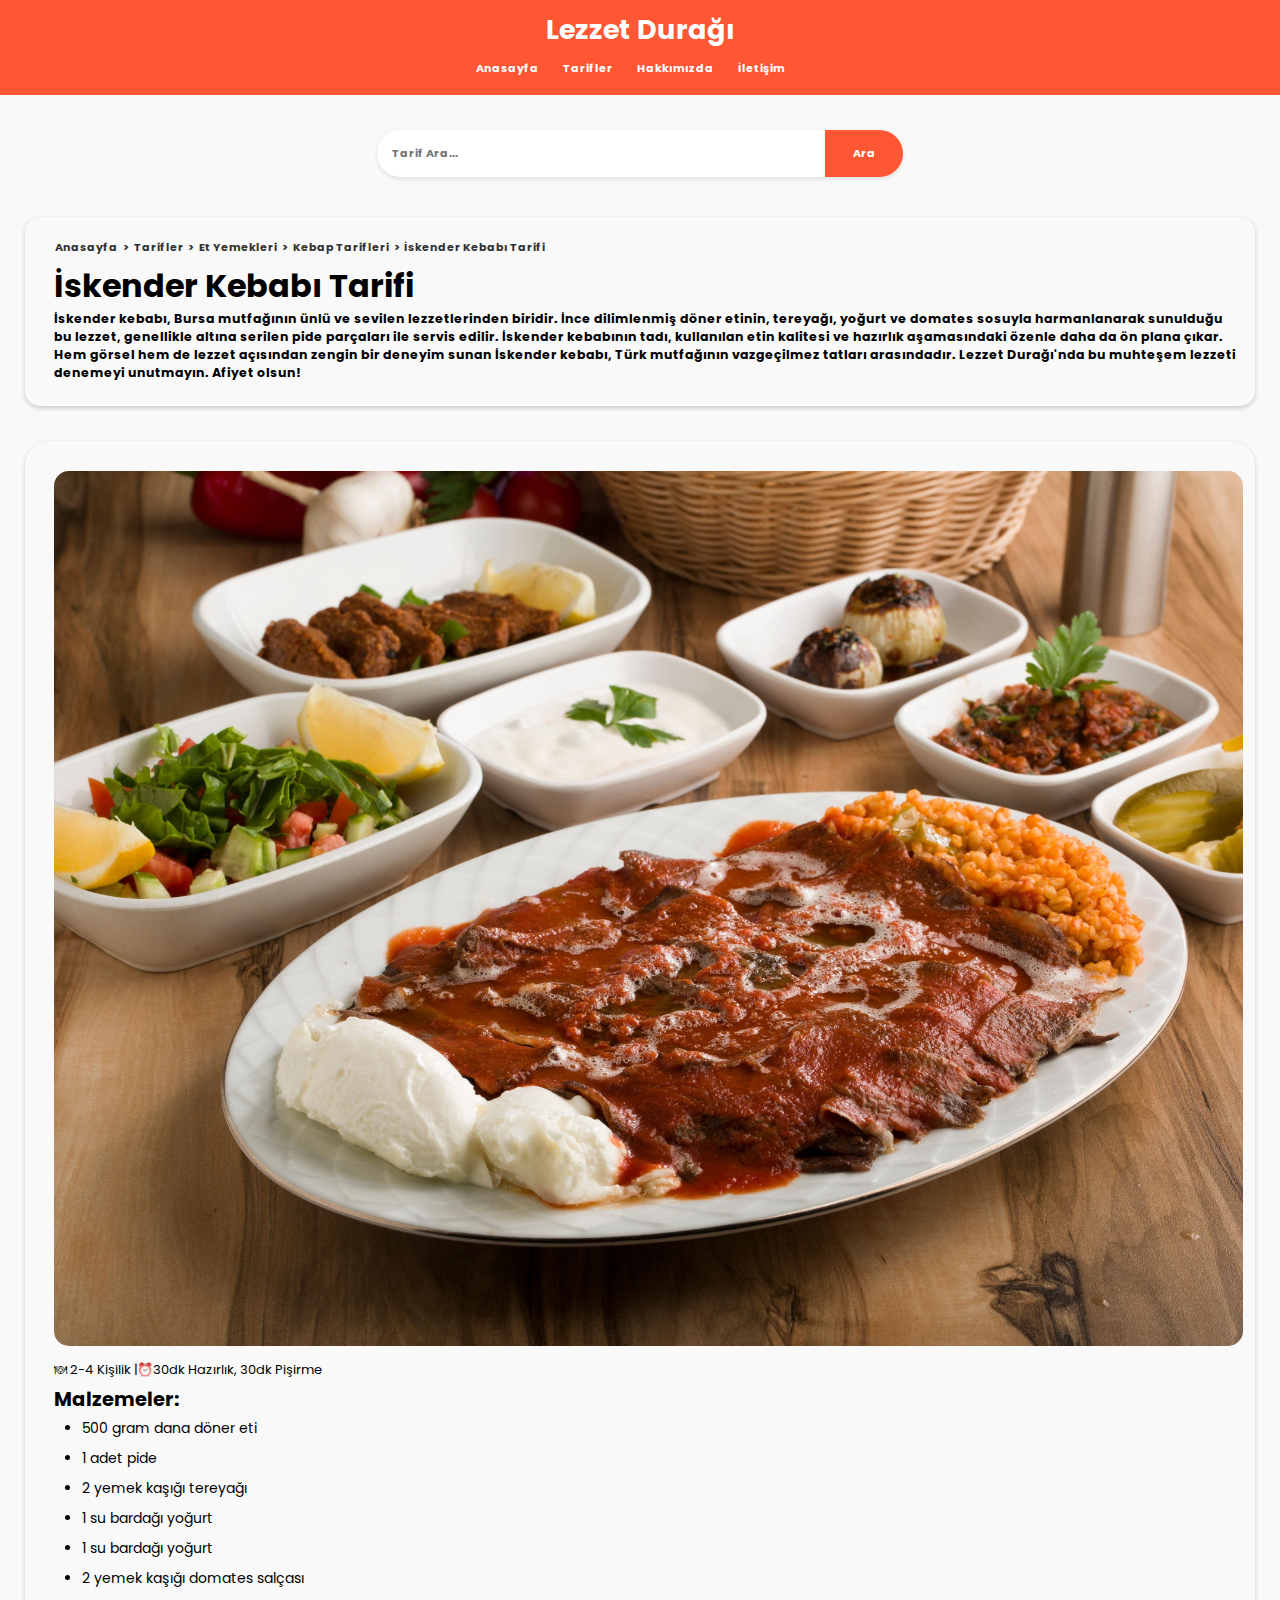
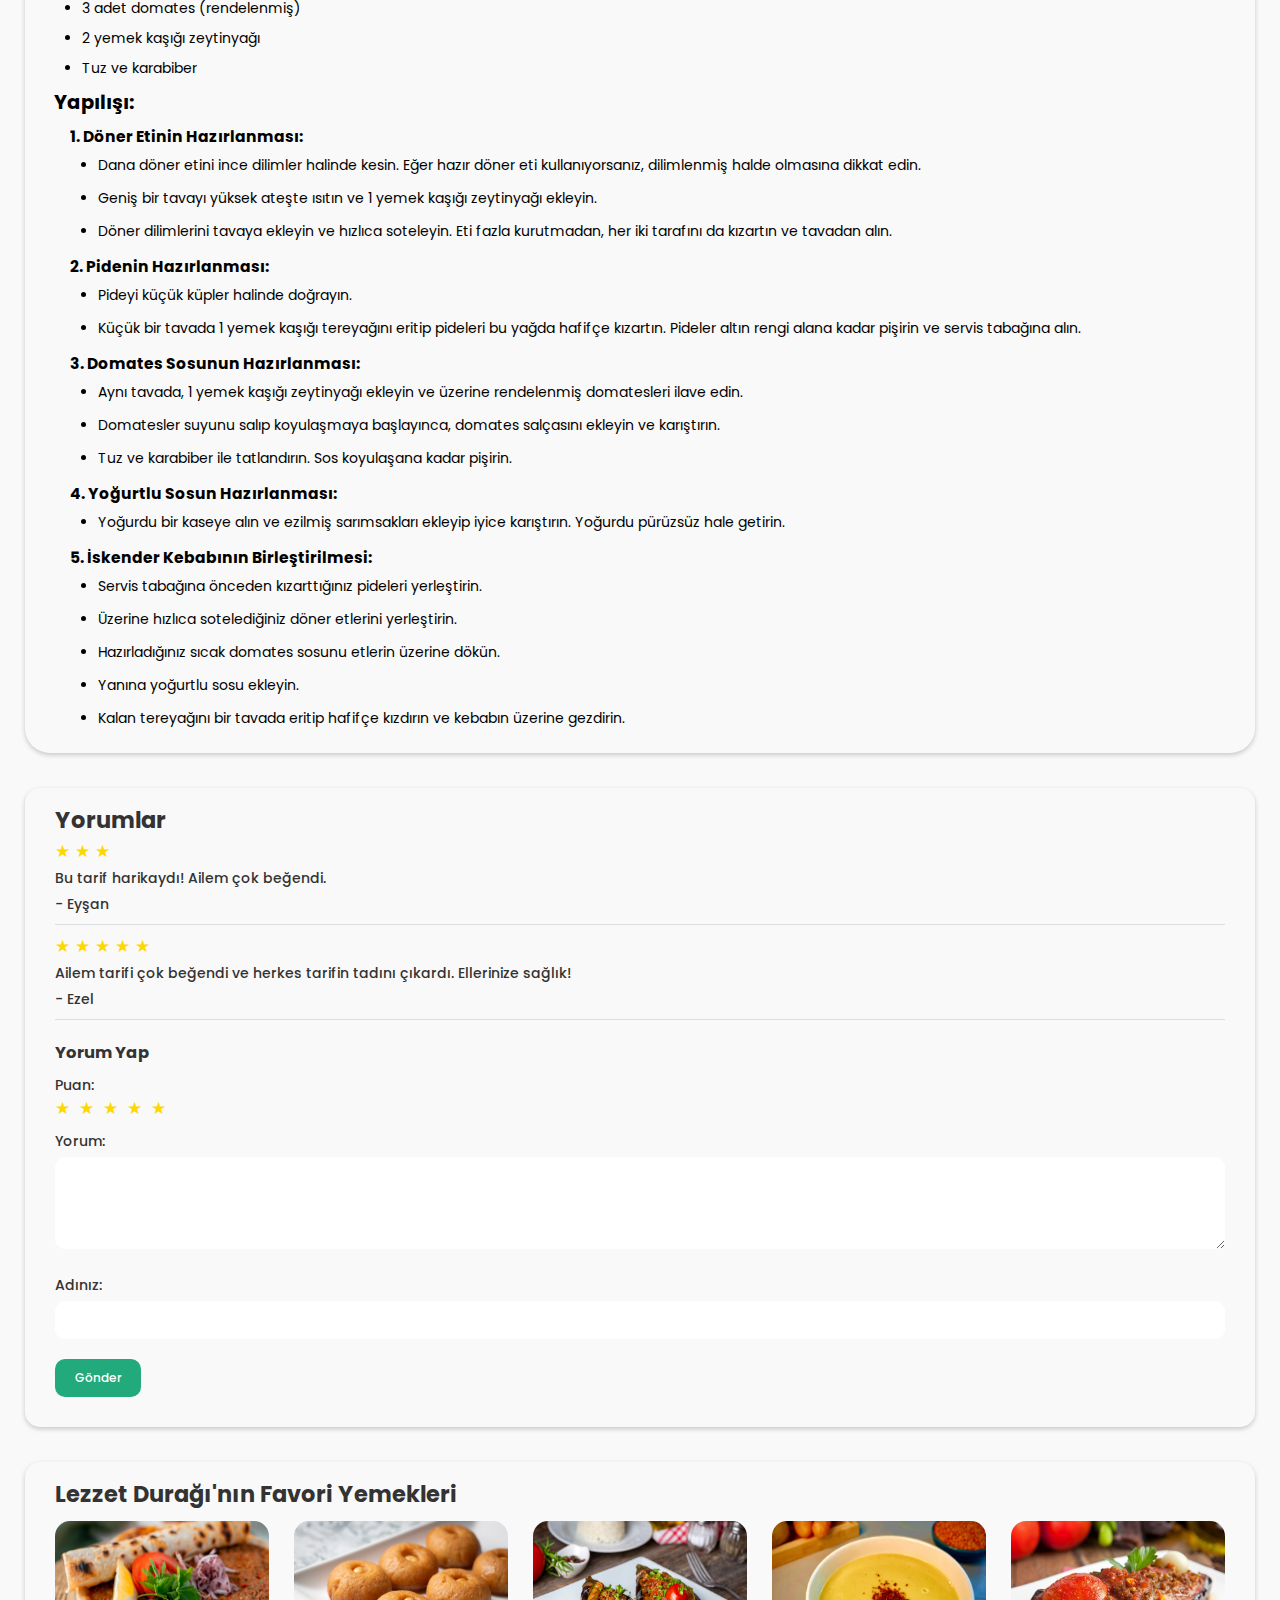
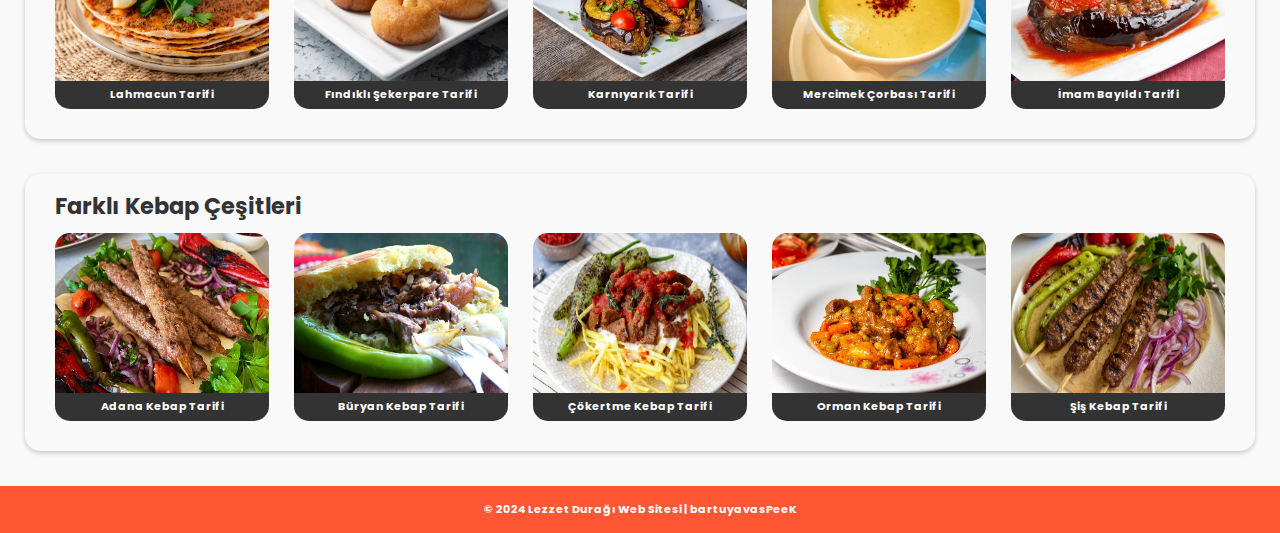
<file: yemek sitesi/Tarifler Alanı/Et Yemekleri Alanı/Kebap Tarifleri Alanı/İskender Kebabı/iskender-kebabi.html>
<!DOCTYPE html>
<html lang="en">
<head>
    <meta charset="UTF-8">
    <meta name="viewport" content="width=device-width, initial-scale=1.0">
    <title>Lezzet Durağı | İskender Kebabı Tarifi | bartuyavasPeeK</title>
    <link rel="stylesheet" href="style.css">
    <link href='https://unpkg.com/boxicons@2.1.4/css/boxicons.min.css' rel='stylesheet'>
</head>
<body>
    <header>
        <h1 class="logo">Lezzet Durağı</h1>
        <div class="nav">
            <ul>
                <li><a href="/yemek sitesi/index.html">Anasayfa</a></li>
                <li><a href="/yemek sitesi/Tarifler Alanı/tarifler.html">Tarifler</a></li>
                <li><a href="/yemek sitesi/Hakkımızda Alanı/hakkimizda.html">Hakkımızda</a></li>
                <li><a href="/yemek sitesi/İletişim Alanı/iletisim.html">İletişim</a></li>
            </ul>
        </div>
    </header> 
    
    <div class="search-container">
        <input type="text" placeholder="Tarif Ara..." />
        <button type="submit">Ara</button>
    </div>

    <section class="iskender-recipes">
        <nav aria-label="breadcrumb">
            <ol class="breadcrumb">
                <li class="breadcrumb-item"><a href="/yemek sitesi/index.html">Anasayfa</a></li>
                <li class="breadcrumb-item"><a href="/yemek sitesi/Tarifler Alanı/tarifler.html">Tarifler</a></li>
                <li class="breadcrumb-item"><a href="/yemek sitesi/Tarifler Alanı/Et Yemekleri Alanı/et-yemekleri.html">Et Yemekleri</a></li>
                <li class="breadcrumb-item"><a href="#">Kebap Tarifleri</a></li>
                <li class="breadcrumb-item"><a href="/yemek sitesi/Tarifler Alanı/Et Yemekleri Alanı/Kebap Tarifleri Alanı/İskender Kebabı/iskender-kebabi.html">İskender Kebabı Tarifi</a></li>
            </ol>
        </nav>
        <h1>İskender Kebabı Tarifi</h1>
        <p>
            İskender kebabı, Bursa mutfağının ünlü ve sevilen lezzetlerinden biridir. İnce dilimlenmiş döner etinin, tereyağı, yoğurt ve domates sosuyla harmanlanarak sunulduğu bu lezzet, genellikle altına serilen pide parçaları ile servis edilir. İskender kebabının tadı, kullanılan etin kalitesi ve hazırlık aşamasındaki özenle daha da ön plana çıkar. Hem görsel hem de lezzet açısından zengin bir deneyim sunan İskender kebabı, Türk mutfağının vazgeçilmez tatları arasındadır. Lezzet Durağı'nda bu muhteşem lezzeti denemeyi unutmayın. Afiyet olsun!
        </p>
    </section>

    <section class="main-container">
        <img src="/yemek sitesi/img/iskender.jpg" alt="İskender Kebabı">

        <p class="information-article">🍽 2-4 Kişilik |⏰30dk Hazırlık, 30dk Pişirme</p>

        <div class="materials">
            <h4>Malzemeler:</h4>
            <ul>
                <li>500 gram dana döner eti</li>
                <li>1 adet pide</li>
                <li>2 yemek kaşığı tereyağı</li>
                <li>1 su bardağı yoğurt</li>
                <li>1 su bardağı yoğurt</li>
                <li>2 yemek kaşığı domates salçası</li>
                <li>3 adet domates (rendelenmiş)</li>
                <li>2 yemek kaşığı zeytinyağı</li>
                <li>Tuz ve karabiber</li>
            </ul>
        </div>

        <div class="how-its-made">
            <h4>Yapılışı:</h4>
            <ul>
                <li class="title">1. Döner Etinin Hazırlanması:</li>
                <li class="text">Dana döner etini ince dilimler halinde kesin. Eğer hazır döner eti kullanıyorsanız, dilimlenmiş halde olmasına dikkat edin.</li>
                <li class="text">Geniş bir tavayı yüksek ateşte ısıtın ve 1 yemek kaşığı zeytinyağı ekleyin.</li>
                <li class="text">Döner dilimlerini tavaya ekleyin ve hızlıca soteleyin. Eti fazla kurutmadan, her iki tarafını da kızartın ve tavadan alın.</li>

                <li class="title">2. Pidenin Hazırlanması:</li>
                <li class="text">Pideyi küçük küpler halinde doğrayın.</li>
                <li class="text">Küçük bir tavada 1 yemek kaşığı tereyağını eritip pideleri bu yağda hafifçe kızartın. Pideler altın rengi alana kadar pişirin ve servis tabağına alın.</li>

                <li class="title">3. Domates Sosunun Hazırlanması:</li>
                <li class="text">Aynı tavada, 1 yemek kaşığı zeytinyağı ekleyin ve üzerine rendelenmiş domatesleri ilave edin.</li>
                <li class="text">Domatesler suyunu salıp koyulaşmaya başlayınca, domates salçasını ekleyin ve karıştırın.</li>
                <li class="text">Tuz ve karabiber ile tatlandırın. Sos koyulaşana kadar pişirin.</li>

                <li class="title">4. Yoğurtlu Sosun Hazırlanması:</li>
                <li class="text">Yoğurdu bir kaseye alın ve ezilmiş sarımsakları ekleyip iyice karıştırın. Yoğurdu pürüzsüz hale getirin.</li>

                <li class="title">5. İskender Kebabının Birleştirilmesi:</li>
                <li class="text">Servis tabağına önceden kızarttığınız pideleri yerleştirin.</li>
                <li class="text">Üzerine hızlıca sotelediğiniz döner etlerini yerleştirin.</li>
                <li class="text">Hazırladığınız sıcak domates sosunu etlerin üzerine dökün.</li>
                <li class="text">Yanına yoğurtlu sosu ekleyin.</li>
                <li class="text">Kalan tereyağını bir tavada eritip hafifçe kızdırın ve kebabın üzerine gezdirin.</li>
            </ul>
        </div>
    </section>

    <section class="comment">
        <h2 class="comments">Yorumlar</h2>
        
        <div class="comments-1">
            <div class="comment-rating">
                <span class="star" data-value="1">&#9733;</span>
                <span class="star" data-value="2">&#9733;</span>
                <span class="star" data-value="3">&#9733;</span>
            </div>
            <p class="comment-text">Bu tarif harikaydı! Ailem çok beğendi.</p>
            <p class="commnet-author">- Eyşan</p>
        </div>

        <div class="comments-2">
            <div class="comment-rating">
                <span class="star" data-value="1">&#9733;</span>
                <span class="star" data-value="2">&#9733;</span>
                <span class="star" data-value="3">&#9733;</span>
                <span class="star" data-value="4">&#9733;</span>
                <span class="star" data-value="5">&#9733;</span>
            </div>
            <p class="comment-text">Ailem tarifi çok beğendi ve herkes tarifin tadını çıkardı. Ellerinize sağlık!</p>
            <p class="commnet-author">- Ezel</p>
        </div>

        <div class="comment-form">
            <h3>Yorum Yap</h3>
            <form id="commentForm">
                <label for="rating">Puan:</label>
                <div id="rating" class="rating">
                    <span class="star" data-value="1">&#9733;</span>
                    <span class="star" data-value="2">&#9733;</span>
                    <span class="star" data-value="3">&#9733;</span>
                    <span class="star" data-value="4">&#9733;</span>
                    <span class="star" data-value="5">&#9733;</span>
                </div>
                <label for="comment">Yorum:</label>
                <textarea name="comment" id="comment" rows="4" required></textarea>
                <label for="author">Adınız:</label>
                <input type="text" id="author" name="author" required>
                <button type="submit" class="comment-button">Gönder</button>
            </form>
        </div>
    </section>

    <section class="favorite-container">
        <a href="#"><h1 class="favorite-title">Lezzet Durağı'nın Favori Yemekleri</h1></a>
        <div class="favorite-items">
            <div class="favorite-item">
                <a href="#">
                    <img src="/yemek sitesi/img/lahmacun.webp" alt="Lahmacun" title="Lahmacun">
                    <h3 class="favorite-titles">Lahmacun Tarifi</h3>
                </a>
            </div>
            <div class="favorite-item">
                <a href="#">
                    <img src="/yemek sitesi/img/fındıklı-şekerpare.avif" alt="Fındıklı Şekerpare" title="Fındıklı Şekerpare">
                    <h3 class="favorite-titles">Fındıklı Şekerpare Tarifi</h3>
                </a>
            </div>
            <div class="favorite-item">
                <a href="#">
                    <img src="/yemek sitesi/img/karnyark.webp" alt="Karnıyarık" title="Karnıyarık">
                    <h3 class="favorite-titles">Karnıyarık Tarifi</h3>
                </a>
            </div>
            <div class="favorite-item">
                <a href="#">
                    <img src="/yemek sitesi/img/mercimek-corbası.webp" alt="Mercimek Çorbası" title="Mercimek Çorbası">
                    <h3 class="favorite-titles">Mercimek Çorbası Tarifi</h3>
                </a>
            </div>
            <div class="favorite-item">
                <a href="#">
                    <img src="/yemek sitesi/img/imam-bayıldı.jpg" alt="İmam Bayıldı" title="İmam Bayıldı">
                    <h3 class="favorite-titles">İmam Bayıldı Tarifi</h3>
                </a>
            </div>
        </div>
    </section>

    <section class="kebab-container">
        <a href="#"><h1 class="kebab-title">Farklı Kebap Çeşitleri</h1></a>
        <div class="kebab-items">
            <div class="kebab-item">
                <a href="#">
                    <img src="/yemek sitesi/img/adana-kebap.webp" alt="Adana Kebap" title="Adana Kebap">
                    <h3 class="kebab-titles">Adana Kebap Tarifi</h3>
                </a>
            </div>
            <div class="kebab-item">
                <a href="#">
                    <img src="/yemek sitesi/img/buryan-kebabi.webp" alt="Büryan Kebap" title="Büryan Kebap">
                    <h3 class="kebab-titles">Büryan Kebap Tarifi</h3>
                </a>
            </div>
            <div class="kebab-item">
                <a href="#">
                    <img src="/yemek sitesi/img/cokertme-kebabi.jpg" alt="Çökertme Kebap" title="Çökertme Kebap">
                    <h3 class="kebab-titles">Çökertme Kebap Tarifi</h3>
                </a>
            </div>
            <div class="kebab-item">
                <a href="#">
                    <img src="/yemek sitesi/img/orman-kebabi.webp" alt="Orman Kebap" title="Orman Kebap">
                    <h3 class="kebab-titles">Orman Kebap Tarifi</h3>
                </a>
            </div>
            <div class="kebab-item">
                <a href="#">
                    <img src="/yemek sitesi/img/sis-kebap.jpg" alt="Şiş Kebap" title="Şiş Kebap">
                    <h3 class="kebab-titles">Şiş Kebap Tarifi</h3>
                </a>
            </div>
        </div>
    </section>

    <footer>
        <p>&copy; 2024 Lezzet Durağı Web Sitesi | <a href="/yemek sitesi/index.html">bartuyavasPeeK</a></p>
    </footer>
</body>
</html>
</file>
<file: yemek sitesi/style.css>
/* google font */
@import url('https://fonts.googleapis.com/css2?family=Poppins:wght@400;500;600;700&display=swap');

/* color */
:root {
    --body-color: #f9f9f9;
    --nav-color: #ff5733;
    --orange: #ff3d00;
    --white: #fff;
    --black: #333;
    --green: #347928;
}

/* scrollbar */
body::-webkit-scrollbar {
    width: 8px;
}

body::-webkit-scrollbar-track {
    background-color: var(--body-color);
}

body::-webkit-scrollbar-thumb {
    background-color: var(--nav-color);
}

/* base */
* {
    padding: 0;
    margin: 0;
    box-sizing: border-box;
}

body {
    font-family: 'Poppins', sans-serif;
    background-color: var(--body-color);
}

a {
    text-decoration: none;
    color: var(--black);
}

a:hover {
    text-decoration: underline;
}

/* header */
header {
    background-color: var(--nav-color);
    text-align: center;
    padding: 10px 20px 16px;
}

header h1 {
    margin-bottom: 4px;
    color: var(--white);
    font-size: 27px;
}

.nav ul {
    list-style: none;
}

.nav ul li {
    display: inline-block;
    margin-right: 20px;
}

.nav ul li a {
    color: var(--white);
    font-size: 11px;
    font-weight: bold;
}

/* search */
.search-container {
    min-width: 800px;
    margin: 35px auto 40px;
    display: flex;
    justify-content: center;
    align-items: center;
    flex-wrap: wrap;
}

.search-container input[type="text"] {
    padding: 15px;
    width: 35%;
    border-radius: 30px 0 0 30px;
    border: none;
    outline: none;
    font-family: 'Poppins', sans-serif;
    font-weight: bold;
    font-size: 11px;
    box-shadow: 0 2px 5px rgba(0, 0, 0, 0.1);
}

.search-container button {
    padding: 15px 27.5px;
    box-shadow: 0 2px 5px rgba(0, 0, 0, 0.1);
    background-color: var(--nav-color);
    border: none;
    outline: none;
    border-radius: 0 30px 30px 0;
    font-family: 'Poppins', sans-serif;
    font-size: 11px;
    font-weight: bold;
    color: var(--white);
    cursor: pointer;
}

.search-container button:hover {
    background-color: var(--orange);
    transition: 400ms all;
}

/* hero */
.hero {
    background-image: url(img/ana.jpg);
    background-size: cover;
    background-position: bottom;
    color: var(--white);
    display: grid;
    text-align: center;
    justify-content: center;
    align-items: center;
    padding: 120px 0;
}

.hero h1 {
    font-size: 36px;
}

.hero p {
    font-size: 14px;
    font-weight: bold;
}

/* genel-stil */
h2 {
    font-size: 25px;
    margin-bottom: 10px;
}

.meat-dishes-area,
.dessert-recipes-area,
.favorite-dishes-area,
.soup-recipes-area {
    max-width: 1200px;
    margin: 20px auto;
    margin-top: 35px;
    position: relative;
}

.menu-items {
    display: flex;
    justify-content: space-between;
    flex-wrap: wrap;
}

.menu-item {
    width: calc(33.333% - 20px);
    background-color: var(--white);
    border-radius: 7.5px;
    box-shadow: 0 2px 5px rgba(0, 0, 0, 0.2);
    display: flex;
    padding: 20px;
    padding-bottom: 22px;
    margin-bottom: 20px;
    position: relative;
    flex-direction: column;
}

.menu-item:hover {
    transition: 400ms all;
    transform: scale(1.01);
}

.menu-item img {
    width: 100%;
    height: 175px;
    object-fit: cover;
    border-radius: 7.5px;
    margin-bottom: 10px;
}

.menu-item h3 {
    height: 30px;
    overflow: hidden;
}

.menu-item p {
    font-size: 15px;
    margin-bottom: 14px;
    flex-grow: 1;
    overflow: hidden;
}

.menu-item span {
    display: block;
    font-weight: bold;
    color: var(--green);
    margin-bottom: 12px;
}

.favorite-title h2 {
    margin-bottom: 15px !important;
}

.tag {
    background-color: var(--nav-color);
    color: var(--white) !important;
    padding: 5px 10px;
    border-radius: 5px;
    position: absolute;
    font-size: 10px;
    top: -12px;
    right: -12px;
}

/* button-full */
.button {
    display: block;
    width: 100%;
    margin-top: auto;
    background-color: var(--nav-color);
    color: var(--white);
    padding: 8px 16px;
    border-radius: 5px;
    border: none;
    outline: none;
    cursor: pointer;
    font-size: 11px;
    font-weight: bold;
    text-align: center;
    text-decoration: none !important;
}

.button:hover {
    background-color: var(--orange);
    transition: 0.9s all;
}

/* footer */
footer {
    font-size: 11px;
    font-weight: bold;
    background-color: var(--nav-color);
    color: var(--white);
    text-align: center;
    padding: 15px 0;
    width: 100%;
}

footer a {
    color: var(--white);
    text-decoration: none;
}

footer a:hover {
    text-decoration: underline;
}
</file>
<file: yemek sitesi/Hakkımızda Alanı/style.css>
/* google font */
@import url('https://fonts.googleapis.com/css2?family=Poppins:wght@400;500;600;700&display=swap');

/* color */
:root {
    --body-color: #f9f9f9;
    --nav-color: #ff5733;
    --orange: #ff3d00;
    --white: #fff;
    --black: #333;
    --green: #347928;
}

/* scrollbar */
body::-webkit-scrollbar {
    width: 8px;
}

body::-webkit-scrollbar-track {
    background-color: var(--body-color);
}

body::-webkit-scrollbar-thumb {
    background-color: var(--nav-color);
}

/* base */
* {
    padding: 0;
    margin: 0;
    box-sizing: border-box;
}

body {
    font-family: 'Poppins', sans-serif;
    background-color: var(--body-color);
}

a {
    text-decoration: none;
    color: var(--black);
}

a:hover {
    text-decoration: underline;
}

/* header */
header {
    background-color: var(--nav-color);
    text-align: center;
    padding: 10px 20px 16px;
}

header h1 {
    margin-bottom: 4px;
    color: var(--white);
    font-size: 27px;
}

.nav ul {
    list-style: none;
}

.nav ul li {
    display: inline-block;
    margin-right: 20px;
}

.nav ul li a {
    color: var(--white);
    font-size: 11px;
    font-weight: bold;
}

/* search */
.search-container {
    min-width: 800px;
    margin: 35px auto 40px;
    display: flex;
    justify-content: center;
    align-items: center;
    flex-wrap: wrap;
}

.search-container input[type="text"] {
    padding: 15px;
    width: 35%;
    border-radius: 30px 0 0 30px;
    border: none;
    outline: none;
    font-family: 'Poppins', sans-serif;
    font-weight: bold;
    font-size: 11px;
    box-shadow: 0 2px 5px rgba(0, 0, 0, 0.1);
}

.search-container button {
    padding: 15px 27.5px;
    box-shadow: 0 2px 5px rgba(0, 0, 0, 0.1);
    background-color: var(--nav-color);
    border: none;
    outline: none;
    border-radius: 0 30px 30px 0;
    font-family: 'Poppins', sans-serif;
    font-size: 11px;
    font-weight: bold;
    color: var(--white);
    cursor: pointer;
}

.search-container button:hover {
    background-color: var(--orange);
    transition: 400ms all;
}

/* fast-bar */
.fast-bar {
    padding: 25px 0 25px 0;
    margin: 35px 25px 0;
    border-radius: 15px;
    box-shadow: 0 2px 5px rgba(0, 0, 0, 0.2); 
}

.fast-bar h1 {
    margin-left: 29px;
}

/* breadcrumb */
.fast-bar .breadcrumb {
    font-size: 11.5px;
    font-weight: bold;
    margin-top: -30px;
    margin-left: 29px;
    list-style: none;
    display: flex;
    padding-top: 27px;
    padding-bottom: 6px;
    color: var(--black);
    border-radius: 0.25rem;
}

.breadcrumb-item + .breadcrumb-item::before {
    content: ">";
    padding: 0.3rem;
    color: var(--black);
}

.breadcrumb-item a {
    color: var(--black);
}

/* about-us-area */
.about-us-area {
    margin-top: 35px;
    margin-left: 25px;
    margin-right: 25px;
    border-radius: 15px;
    padding-bottom: 40px;
    box-shadow: 0 2px 5px rgba(0, 0, 0, 0.2);
}

.about-us-area p {
    padding-right: 35px;
    font-size: 13px;
    font-weight: bold;
    padding-top: 24px;
    margin-left: 20px;
}

/* social-media */
.social-media {
    text-align: center;
    margin: 35px 25px;
    padding-bottom: 35px;
    border-radius: 15px;
    box-shadow: 0 2px 5px rgba(0, 0, 0, 0.2);
}

.social-links {
    display: flex;
    justify-content: center;
    gap: 10px;
    transition: transform 0.8s ease-out;
}

.social-links a {
    text-decoration: none;
    color: #000;
    transition: transform 0.8s ease-out;
}

.social-links a:hover {
    transform: translateY(10px);
}

.social-media h1 {
    padding-top: 25px;
    padding-bottom: 13px;
    margin-left: 29px;
    font-size: 24px;
}

.social-media i {
    padding-right: 4px;
}

.social-media a {
    font-size: 14px;
    font-weight: bold;
    margin-left: 22px;
}

/* footer */
footer {
    font-size: 11px;
    font-weight: bold;
    background-color: var(--nav-color);
    color: var(--white);
    text-align: center;
    padding: 15px 0;
    width: 100%;
}

footer a {
    color: var(--white);
    text-decoration: none;
}

footer a:hover {
    text-decoration: underline;
}
</file>
<file: yemek sitesi/İletişim Alanı/style.css>
/* google font */
@import url('https://fonts.googleapis.com/css2?family=Poppins:wght@400;500;600;700&display=swap');

/* color */
:root {
    --body-color: #f9f9f9;
    --nav-color: #ff5733;
    --orange: #ff3d00;
    --white: #fff;
    --black: #333;
    --green: #22aa7d;
    --green1: #20a284;
}

/* scrollbar */
body::-webkit-scrollbar {
    width: 8px;
}

body::-webkit-scrollbar-track {
    background-color: var(--body-color);
}

body::-webkit-scrollbar-thumb {
    background-color: var(--nav-color);
}

/* base */
* {
    padding: 0;
    margin: 0;
    box-sizing: border-box;
}

body {
    font-family: 'Poppins', sans-serif;
    background-color: var(--body-color);
}

a {
    text-decoration: none;
    color: var(--black);
}

a:hover {
    text-decoration: underline;
}

/* header */
header {
    background-color: var(--nav-color);
    text-align: center;
    padding: 10px 20px 16px;
}

header h1 {
    margin-bottom: 4px;
    color: var(--white);
    font-size: 27px;
}

.nav ul {
    list-style: none;
}

.nav ul li {
    display: inline-block;
    margin-right: 20px;
}

.nav ul li a {
    color: var(--white);
    font-size: 11px;
    font-weight: bold;
}

/* search */
.search-container {
    min-width: 800px;
    margin: 35px auto 40px;
    display: flex;
    justify-content: center;
    align-items: center;
    flex-wrap: wrap;
}

.search-container input[type="text"] {
    padding: 15px;
    width: 35%;
    border-radius: 30px 0 0 30px;
    border: none;
    outline: none;
    font-family: 'Poppins', sans-serif;
    font-weight: bold;
    font-size: 11px;
    box-shadow: 0 2px 5px rgba(0, 0, 0, 0.1);
}

.search-container button {
    padding: 15px 27.5px;
    box-shadow: 0 2px 5px rgba(0, 0, 0, 0.1);
    background-color: var(--nav-color);
    border: none;
    outline: none;
    border-radius: 0 30px 30px 0;
    font-family: 'Poppins', sans-serif;
    font-size: 11px;
    font-weight: bold;
    color: var(--white);
    cursor: pointer;
}

.search-container button:hover {
    background-color: var(--orange);
    transition: 400ms all;
}

/* fast-bar */
.fast-bar {
    padding: 25px 0 25px 0;
    margin: 35px 25px 0;
    border-radius: 15px;
    box-shadow: 0 2px 5px rgba(0, 0, 0, 0.2); 
}

.fast-bar h1 {
    margin-left: 29px;
}

/* breadcrumb */
.fast-bar .breadcrumb {
    font-size: 11.5px;
    font-weight: bold;
    margin-top: -30px;
    margin-left: 29px;
    list-style: none;
    display: flex;
    padding-top: 27px;
    padding-bottom: 6px;
    color: var(--black);
    border-radius: 0.25rem;
}

.breadcrumb-item + .breadcrumb-item::before {
    content: ">";
    padding: 0.3rem;
    color: var(--black);
}

.breadcrumb-item a {
    color: var(--black);
}

/* genel-stil */
.communication-area {
    padding: 25px 0 35px;
    margin: 35px 25px 35px;
    border-radius: 15px;
    box-shadow: 0 2px 5px rgba(0, 0, 0, 0.2); 
}

.communication-area h3 {
    margin-left: 30px;
    font-size: 20px;
}

.communication-area p {
    font-size: 14px;
    margin-left: 30px;
    padding-right: 78.5%;
}

.communication-form {
    margin-top: -85px;
    margin-left: 24%;
    display: block;
}

.communication-form input,
.communication-form select,
.communication-form textarea {
    margin-bottom: 15px;
    padding: 15px;
    width: 85%;
    border: none;
    outline: none;
    border-radius: 10px;
    font-family: 'Poppins', sans-serif;
    font-weight: bold;
    font-size: 10.5px;
    resize: vertical;
}

.communication-form input[type="checkbox"] {
    margin-bottom: 20px;
}

.communication-form textarea {
    padding-bottom: 125px;
    height: auto;
}

.communication-form select {
    width: 85%;
}

.communication-form button {
    font-weight: bold;
    background-color: var(--green);
    color: var(--white);
    padding: 10px;
    width: 85%;
    border: none;
    outline: none;
    border-radius: 5px;
    cursor: pointer;
    font-size: 13.5px;
    text-align: center;
}

.communication-form button:hover {
    background-color: var(--green1);
    transition: 0.9s ease;
}

/* social-media */
.social-media {
    text-align: center;
    margin: 35px 25px;
    padding-bottom: 35px;
    border-radius: 15px;
    box-shadow: 0 2px 5px rgba(0, 0, 0, 0.2);
}

.social-links {
    display: flex;
    justify-content: center;
    gap: 10px;
    transition: transform 0.8s ease-out;
}

.social-links a {
    text-decoration: none;
    color: #000;
    transition: transform 0.8s ease-out;
}

.social-links a:hover {
    transform: translateY(10px);
}

.social-media h1 {
    padding-top: 25px;
    padding-bottom: 13px;
    margin-left: 29px;
    font-size: 24px;
}

.social-media i {
    padding-right: 4px;
}

.social-media a {
    font-size: 14px;
    font-weight: bold;
    margin-left: 22px;
}

/* footer */
footer {
    font-size: 11px;
    font-weight: bold;
    background-color: var(--nav-color);
    color: var(--white);
    text-align: center;
    padding: 15px 0;
    width: 100%;
}

footer a {
    color: var(--white);
    text-decoration: none;
}

footer a:hover {
    text-decoration: underline;
}
</file>
<file: yemek sitesi/Tarifler Alanı/style.css>
/* google font */
@import url('https://fonts.googleapis.com/css2?family=Poppins:wght@400;500;600;700&display=swap');

/* color */
:root {
    --body-color: #f9f9f9;
    --nav-color: #ff5733;
    --orange: #ff3d00;
    --white: #fff;
    --black: #333;
    --green: #347928;
}

/* scrollbar */
body::-webkit-scrollbar {
    width: 8px;
}

body::-webkit-scrollbar-track {
    background-color: var(--body-color);
}

body::-webkit-scrollbar-thumb {
    background-color: var(--nav-color);
}

/* base */
* {
    padding: 0;
    margin: 0;
    box-sizing: border-box;
}

body {
    font-family: 'Poppins', sans-serif;
    background-color: var(--body-color);
}

a {
    text-decoration: none;
    color: var(--black);
}

a:hover {
    text-decoration: underline;
}

/* header */
header {
    background-color: var(--nav-color);
    text-align: center;
    padding: 10px 20px 16px;
}

header h1 {
    margin-bottom: 4px;
    color: var(--white);
    font-size: 27px;
}

.nav ul {
    list-style: none;
}

.nav ul li {
    display: inline-block;
    margin-right: 20px;
}

.nav ul li a {
    color: var(--white);
    font-size: 11px;
    font-weight: bold;
}

/* search */
.search-container {
    min-width: 800px;
    margin: 35px auto 40px;
    display: flex;
    justify-content: center;
    align-items: center;
    flex-wrap: wrap;
}

.search-container input[type="text"] {
    padding: 15px;
    width: 35%;
    border-radius: 30px 0 0 30px;
    border: none;
    outline: none;
    font-family: 'Poppins', sans-serif;
    font-weight: bold;
    font-size: 11px;
    box-shadow: 0 2px 5px rgba(0, 0, 0, 0.1);
}

.search-container button {
    padding: 15px 27.5px;
    box-shadow: 0 2px 5px rgba(0, 0, 0, 0.1);
    background-color: var(--nav-color);
    border: none;
    outline: none;
    border-radius: 0 30px 30px 0;
    font-family: 'Poppins', sans-serif;
    font-size: 11px;
    font-weight: bold;
    color: var(--white);
    cursor: pointer;
}

.search-container button:hover {
    background-color: var(--orange);
    transition: 400ms all;
}

/* fast-bar */
.fast-bar {
    padding: 25px 0 25px 0;
    margin: 35px 25px 0;
    border-radius: 15px;
    box-shadow: 0 2px 5px rgba(0, 0, 0, 0.2); 
}

.fast-bar h1 {
    margin-left: 29px;
}

/* breadcrumb */
.fast-bar .breadcrumb {
    font-size: 11.5px;
    font-weight: bold;
    margin-top: -30px;
    margin-left: 29px;
    list-style: none;
    display: flex;
    padding-top: 27px;
    padding-bottom: 6px;
    color: var(--black);
    border-radius: 0.25rem;
}

.breadcrumb-item + .breadcrumb-item::before {
    content: ">";
    padding: 0.3rem;
    color: var(--black);
}

.breadcrumb-item a {
    color: var(--black);
}

/* genel-stil */
.recipes-area {
    padding: 30px;
    margin: 35px 25px 35px;
    border-radius: 15px;
    box-shadow: 0 2px 5px rgba(0, 0, 0, 0.2);
}

.recipes-items {
    display: flex;
    flex-wrap: wrap;
    gap: 25px;
}

.recipes-item {
    flex: 1 1 calc(20% - 30px);
}

.recipes-item:hover {
    transition: 400ms all;
    transform: scale(1.01);
}

.recipes-item img {
    width: 100%;
    height: 170px;
    border-radius: 15px;
    border-bottom-left-radius: 0;
    border-bottom-right-radius: 0;
}

.recipes-item h3 {
    font-size: 11px;
    margin: 0;
    background-color: var(--black);
    width: 100%;
    margin-top: -10px;
    padding-top: 8px;
    padding-bottom: 6px;
    color: var(--white);
    text-align: center;
    border-bottom-left-radius: 15px;
    border-bottom-right-radius: 15px;
}

/* footer */
footer {
    font-size: 11px;
    font-weight: bold;
    background-color: var(--nav-color);
    color: var(--white);
    text-align: center;
    padding: 15px 0;
    width: 100%;
}

footer a {
    color: var(--white);
    text-decoration: none;
}

footer a:hover {
    text-decoration: underline;
}
</file>
<file: yemek sitesi/Tarifler Alanı/Et Yemekleri Alanı/style.css>
/* google font */
@import url('https://fonts.googleapis.com/css2?family=Poppins:wght@400;500;600;700&display=swap');

/* color */
:root {
    --body-color: #f9f9f9;
    --nav-color: #ff5733;
    --orange: #ff3d00;
    --white: #fff;
    --black: #333;
}

/* scrollbar */
body::-webkit-scrollbar {
    width: 8px;
}

body::-webkit-scrollbar-track {
    background-color: var(--body-color);
}

body::-webkit-scrollbar-thumb {
    background-color: var(--nav-color);
}

/* base */
* {
    padding: 0;
    margin: 0;
    box-sizing: border-box;
}

body {
    font-family: 'Poppins', sans-serif;
    background-color: var(--body-color);
}

a {
    text-decoration: none;
    color: var(--black);
}

a:hover {
    text-decoration: underline;
}

/* header */
header {
    background-color: var(--nav-color);
    text-align: center;
    padding: 10px 20px 16px;
}

header h1 {
    margin-bottom: 4px;
    color: var(--white);
    font-size: 27px;
}

.nav ul {
    list-style: none;
}

.nav ul li {
    display: inline-block;
    margin-right: 20px;
}

.nav ul li a {
    color: var(--white);
    font-size: 11px;
    font-weight: bold;
}

/* search */
.search-container {
    min-width: 800px;
    margin: 35px auto 40px;
    display: flex;
    justify-content: center;
    align-items: center;
    flex-wrap: wrap;
}

.search-container input[type="text"] {
    padding: 15px;
    width: 35%;
    border-radius: 30px 0 0 30px;
    border: none;
    outline: none;
    font-family: 'Poppins', sans-serif;
    font-weight: bold;
    font-size: 11px;
    box-shadow: 0 2px 5px rgba(0, 0, 0, 0.1);
}

.search-container button {
    padding: 15px 27.5px;
    box-shadow: 0 2px 5px rgba(0, 0, 0, 0.1);
    background-color: var(--nav-color);
    border: none;
    outline: none;
    border-radius: 0 30px 30px 0;
    font-family: 'Poppins', sans-serif;
    font-size: 11px;
    font-weight: bold;
    color: var(--white);
    cursor: pointer;
}

.search-container button:hover {
    background-color: var(--orange);
    transition: 400ms all;
}

/* fast-bar */
.meat-dishes {
    padding: 25px 0 25px 0;
    margin: 35px 25px 0;
    border-radius: 15px;
    box-shadow: 0 2px 5px rgba(0, 0, 0, 0.2); 
}

.meat-dishes h1 {
    margin-left: 29px;
}

.meat-dishes p {
    font-size: 12.5px;
    font-weight: bold;
    margin-left: 29px;
    padding-bottom: 12px;
}

/* breadcrumb */
.meat-dishes .breadcrumb {
    font-size: 11.5px;
    font-weight: bold;
    margin-top: -30px;
    margin-left: 29px;
    list-style: none;
    display: flex;
    padding-top: 27px;
    padding-bottom: 6px;
    color: var(--black);
    border-radius: 0.25rem;
}

.breadcrumb-item + .breadcrumb-item::before {
    content: ">";
    padding: 0.3rem;
    color: var(--black);
}

.breadcrumb-item a {
    color: var(--black);
}

/* meat-dishes-varieties */
.meat-dishes-varieties {
    margin-left: 29px;
}

.meat-dishes-varieties ul {
    display: flex;
    gap: 7.5px;
}

.meat-dishes-varieties ul li {
    padding: 0 25px;
    list-style: none;
    border-radius: 15px;
    background-color: var(--black);
    text-align: center;
}

.meat-dishes-varieties ul li a {
    display: block;
    font-size: 10px;
    font-weight: bold;
    padding: 7.5px 10px;
    color: var(--white);
}

/* dropdown */
.dropdown {
    display: inline-block;
}

.dropdown-content {
    display: none;
    position: absolute;
    background-color: #f9f9f9;
    box-shadow: 0 2px 5px rgba(0, 0, 0, 0.2);
    padding: 7.5px 16px;
    padding-right: 15px;
}

.dropdown:hover .dropdown-content {
    display: block;
}

.dropdown-content a {
    font-size: 11px;
    padding-bottom: 6px;
    color: #333;
    text-decoration: none;
    display: block;
}

.dropdown-content a:hover {
    text-decoration: underline;
}

/* genel-stil */
.meat-dishes-area {
    padding: 30px;
    margin: 35px 25px 30px;
    border-radius: 15px;
    box-shadow: 0 2px 5px rgba(0, 0, 0, 0.2);
}

.meat-dishes-items {
    display: flex;
    flex-wrap: wrap;
    gap: 25px;
}

.meat-dishes-item-1 {
    flex: 1 1 calc(20% - 30px);
}

.meat-dishes-item-1:hover {
    transition: 400ms all;
    transform: scale(1.01);
}

.meat-dishes-item-1 img {
    width: 100%;
    height: 170px;
    border-radius: 15px;
    border-bottom-left-radius: 0;
    border-bottom-right-radius: 0;
}

.meat-dishes-item-1 h3 {
    font-size: 11px;
    margin: 0;
    background-color: var(--black);
    width: 100%;
    margin-top: -10px;
    padding-top: 8px;
    padding-bottom: 6px;
    color: var(--white);
    text-align: center;
    border-bottom-left-radius: 15px;
    border-bottom-right-radius: 15px;
}

/* pagination */
.container {
    display: flex;
    justify-content: center;
    align-items: center;
    margin-bottom: 30px;
}

.pagination {
    display: inline-block;
}

.pagination a {
    font-family: 'Poppins', sans-serif;
    font-size: 11px;
    font-weight: bold;
    color: #333;
    float: left;
    padding: 8px 16px;
    text-decoration: none;
    transition: background-color .3s;
    border: 1px solid #ddd;
    margin: 0 4px;
}

.pagination a.active {
    background-color: var(--nav-color);
    color: #fff;
    border: 1px solid var(--nav-color);
}

.pagination a:hover:not(.active) {
    background-color: #ddd;
    text-decoration: underline;
}

/* footer */
footer {
    font-size: 11px;
    font-weight: bold;
    background-color: var(--nav-color);
    color: var(--white);
    text-align: center;
    padding: 15px 0;
    width: 100%;
}

footer a {
    color: var(--white);
    text-decoration: none;
}

footer a:hover {
    text-decoration: underline;
}
</file>
<file: yemek sitesi/Tarifler Alanı/Et Yemekleri Alanı/Kırmızı Et Yemekleri Alanı/style.css>
/* google font */
@import url('https://fonts.googleapis.com/css2?family=Poppins:wght@400;500;600;700&display=swap');

/* color */
:root {
    --body-color: #f9f9f9;
    --nav-color: #ff5733;
    --orange: #ff3d00;
    --white: #fff;
    --black: #333;
}

/* scrollbar */
body::-webkit-scrollbar {
    width: 8px;
}

body::-webkit-scrollbar-track {
    background-color: var(--body-color);
}

body::-webkit-scrollbar-thumb {
    background-color: var(--nav-color);
}

/* base */
* {
    padding: 0;
    margin: 0;
    box-sizing: border-box;
}

body {
    font-family: 'Poppins', sans-serif;
    background-color: var(--body-color);
}

a {
    text-decoration: none;
    color: var(--black);
}

a:hover {
    text-decoration: underline;
}

/* header */
header {
    background-color: var(--nav-color);
    text-align: center;
    padding: 10px 20px 16px;
}

header h1 {
    margin-bottom: 4px;
    color: var(--white);
    font-size: 27px;
}

.nav ul {
    list-style: none;
}

.nav ul li {
    display: inline-block;
    margin-right: 20px;
}

.nav ul li a {
    color: var(--white);
    font-size: 11px;
    font-weight: bold;
}

/* search */
.search-container {
    min-width: 800px;
    margin: 35px auto 40px;
    display: flex;
    justify-content: center;
    align-items: center;
    flex-wrap: wrap;
}

.search-container input[type="text"] {
    padding: 15px;
    width: 35%;
    border-radius: 30px 0 0 30px;
    border: none;
    outline: none;
    font-family: 'Poppins', sans-serif;
    font-weight: bold;
    font-size: 11px;
    box-shadow: 0 2px 5px rgba(0, 0, 0, 0.1);
}

.search-container button {
    padding: 15px 27.5px;
    box-shadow: 0 2px 5px rgba(0, 0, 0, 0.1);
    background-color: var(--nav-color);
    border: none;
    outline: none;
    border-radius: 0 30px 30px 0;
    font-family: 'Poppins', sans-serif;
    font-size: 11px;
    font-weight: bold;
    color: var(--white);
    cursor: pointer;
}

.search-container button:hover {
    background-color: var(--orange);
    transition: 400ms all;
}

/* red-meat-dishes */
.red-meat-dishes {
    padding-top: 25px;
    padding-bottom: 10px;
    margin: 35px 25px 0;
    border-radius: 15px;
    box-shadow: 0 2px 5px rgba(0, 0, 0, 0.2);
}

.red-meat-dishes h1 {
    margin-left: 29px;
}

.red-meat-dishes p {
    font-size: 12.5px;
    font-weight: bold;
    margin-left: 29px;
    padding-right: 15px;
    padding-bottom: 12px;
}

/* breadcrumb */
.red-meat-dishes .breadcrumb {
    font-size: 11.5px;
    font-weight: bold;
    margin-top: -30px;
    margin-left: 20px;
    list-style: none;
    display: flex;
    padding: 15px 12px;
    padding-top: 27px;
    padding-left: 10px;
    padding-bottom: 6px;
    color: #333;
    border-radius: 0.25rem;
}

.breadcrumb-item + .breadcrumb-item::before {
    content: '>';
    padding: 0.3rem;
    color: #333;
}

.breadcrumb-item a {
    color: #333;
    text-decoration: none;
}

.breadcrumb-item a:hover {
    text-decoration: underline;
}
.breadcrumb li:last-child::after {
    content: '';
}

/* dropdown */
.dropdown {
    display: inline-block;
}

.dropdown-content {
    display: none;
    position: absolute;
    background-color: var(--body-color);
    box-shadow: 0 2px 5px rgba(0, 0, 0, 0.2);
    padding: 7.5px 16px;
}

.dropdown:hover .dropdown-content {
    display: block;
}

.dropdown-content a {
    font-size: 11px;
    padding-bottom: 6px;
    color: var(--black);
    text-decoration: none;
    display: block;
}

/* genel-stil */
.red-meat-dishes-area {
    padding: 30px;
    margin: 35px 25px 30px;
    border-radius: 15px;
    box-shadow: 0 2px 5px rgba(0, 0, 0, 0.2);
}

.red-meat-dishes-items {
    display: flex;
    flex-wrap: wrap;
    gap: 25px;
}

.red-meat-dishes-item {
    flex: 1 1 calc(20% - 30px);
}

.red-meat-dishes-item:hover {
    transition: 400ms all;
    transform: scale(1.01);
}

.red-meat-dishes-item img {
    width: 100%;
    height: 170px;
    border-radius: 15px;
    border-bottom-left-radius: 0;
    border-bottom-right-radius: 0;
}

.red-meat-dishes-item h3 {
    font-size: 11px;
    margin: 0;
    background-color: var(--black);
    width: 100%;
    margin-top: -10px;
    padding-top: 8px;
    padding-bottom: 6px;
    color: var(--white);
    text-align: center;
    border-bottom-left-radius: 15px;
    border-bottom-right-radius: 15px;
}

/* pagination */
.container {
    display: flex;
    justify-content: center;
    align-items: center;
    margin-bottom: 30px;
}

.pagination {
    display: inline-block;
}

.pagination a {
    font-family: 'Poppins', sans-serif;
    font-size: 11px;
    font-weight: bold;
    color: #333;
    float: left;
    padding: 8px 16px;
    text-decoration: none;
    transition: background-color .3s;
    border: 1px solid #ddd;
    margin: 0 4px;
}

.pagination a.active {
    background-color: var(--nav-color);
    color: #fff;
    border: 1px solid var(--nav-color);
}

.pagination a:hover:not(.active) {
    background-color: #ddd;
    text-decoration: underline;
}

/* footer */
footer {
    font-size: 11px;
    font-weight: bold;
    background-color: var(--nav-color);
    color: var(--white);
    text-align: center;
    padding: 15px 0;
    width: 100%;
}

footer a {
    color: var(--white);
    text-decoration: none;
}

footer a:hover {
    text-decoration: underline;
}
</file>
<file: yemek sitesi/Tarifler Alanı/Et Yemekleri Alanı/Kebap Tarifleri Alanı/İskender Kebabı/style.css>
/* google font */
@import url('https://fonts.googleapis.com/css2?family=Poppins:wght@400;500;600;700&display=swap');

/* color */
:root {
    --body-color: #f9f9f9;
    --nav-color: #ff5733;
    --orange: #ff3d00;
    --white: #fff;
    --black: #333;
    --green: #22aa7d;
    --green1: #20a284;
}

/* scrollbar */
body::-webkit-scrollbar {
    width: 8px;
}

body::-webkit-scrollbar-track {
    background-color: var(--body-color);
}

body::-webkit-scrollbar-thumb {
    background-color: var(--nav-color);
}

/* base */
* {
    padding: 0;
    margin: 0;
    box-sizing: border-box;
}

body {
    font-family: 'Poppins', sans-serif;
    background-color: var(--body-color);
}

a {
    text-decoration: none;
    color: var(--black);
}

a:hover {
    text-decoration: underline;
}

/* header */
header {
    background-color: var(--nav-color);
    text-align: center;
    padding: 10px 20px 16px;
}

header h1 {
    margin-bottom: 4px;
    color: var(--white);
    font-size: 27px;
}

.nav ul {
    list-style: none;
}

.nav ul li {
    display: inline-block;
    margin-right: 20px;
}

.nav ul li a {
    color: var(--white);
    font-size: 11px;
    font-weight: bold;
}

/* search */
.search-container {
    min-width: 800px;
    margin: 35px auto 40px;
    display: flex;
    justify-content: center;
    align-items: center;
    flex-wrap: wrap;
}

.search-container input[type="text"] {
    padding: 15px;
    width: 35%;
    border-radius: 30px 0 0 30px;
    border: none;
    outline: none;
    font-family: 'Poppins', sans-serif;
    font-weight: bold;
    font-size: 11px;
    box-shadow: 0 2px 5px rgba(0, 0, 0, 0.1);
}

.search-container button {
    padding: 15px 27.5px;
    box-shadow: 0 2px 5px rgba(0, 0, 0, 0.1);
    background-color: var(--nav-color);
    border: none;
    outline: none;
    border-radius: 0 30px 30px 0;
    font-family: 'Poppins', sans-serif;
    font-size: 11px;
    font-weight: bold;
    color: var(--white);
    cursor: pointer;
}

.search-container button:hover {
    background-color: var(--orange);
    transition: 400ms all;
}

/* iskender-recipes */
.iskender-recipes {
    padding-top: 25px;
    padding-bottom: 12px;
    margin: 35px 25px 0;
    border-radius: 15px;
    box-shadow: 0 2px 5px rgba(0, 0, 0, 0.2);
}

.iskender-recipes h1 {
    margin-left: 29px;
}

.iskender-recipes p {
    font-size: 12.5px;
    font-weight: bold;
    margin-left: 29px;
    padding-right: 15px;
    padding-bottom: 12px;
}

/* breadcrumb */
.iskender-recipes .breadcrumb {
    font-size: 11px;
    font-weight: bold;
    margin-top: -30px;
    margin-left: 20px;
    list-style: none;
    display: flex;
    padding: 15px 12px;
    padding-top: 27px;
    padding-left: 10px;
    padding-bottom: 6px;
    color: #333;
    border-radius: 0.25rem;
}

.breadcrumb-item + .breadcrumb-item::before {
    content: '>';
    padding: 0.3rem;
    color: #333;
}

.breadcrumb-item a {
    color: #333;
    text-decoration: none;
}

.breadcrumb-item a:hover {
    text-decoration: underline;
}

.breadcrumb li:last-child::after {
    content: '';
}

/* main-container */
.main-container {
    margin: 35px 25px 0;
    box-shadow: 0 2px 5px rgba(0, 0, 0, 0.2);
    border-radius: 25px;
    padding-bottom: 15px;
}

h4 {
    margin-left: 29px;
    font-size: 19.5px;
    padding-bottom: 4px;
}

.main-container img {
    margin: 30px 29px 0;
    width: 96.7%;
    height: 875px;
    border-radius: 15px;
}

.main-container .information-article {
    font-size: 13px;
    padding-top: 6.5px;
    margin-left: 29px;
    margin-bottom: 5px;
}

.materials ul li {
    margin-left: 57px;
    font-size: 14px;
    padding-bottom: 9px;
}

.how-its-made .title {
    margin-left: 45px;
    font-size: 15.5px;
    font-weight: bold;
    padding-top: 4px;
    padding-bottom: 4px;
    list-style: none;
}

.text {
    margin-left: 72.5px;
    font-size: 14px;
    padding-top: 3px;
    padding-bottom: 9px;
}

/* comment */
.comment {
    font-family: 'Poppins', sans-serif;
    font-size: 14px;
    font-weight: 500;
    color: var(--black);
    margin-top: 35px;
    margin-left: 25px;
    padding: 15px 30px 30px;
    margin-right: 25px;
    border-radius: 15px;
    box-shadow: 0 2px 5px rgba(0, 0, 0, 0.2);
}

.comments {
    margin-bottom: -7px;
    color: var(--black);
    font-size: 22.5px;
}

.comments-1,
.comments-2 {
    color: var(--black);
    border-bottom: 1px solid #ddd;
    padding: 9px 0;
}

.comment-rating {
    display: flex;
}

.star {
    color: gold;
    font-size: 16.5px;
    margin-right: 5px;
    cursor: pointer;
}

.comment-text {
    margin: 4px 0;
    margin-bottom: 5px;
    font-size: 14px;
}

.comment-author {
    color: #555;
    font-size: 14px;
    margin-top: 10px;
}

.comment-form {
    margin-top: 20px;
}

.comment-form label {
    display: block;
    margin-top: 10px;
}

.comment-form textarea,
.comment-form input {
    font-size: 12.5px;
    font-weight: 500;
    font-family: 'Poppins', sans-serif;
    width: 100%;
    padding: 10px;
    margin-top: 5px;
    margin-bottom: 10px;
    border: 1px solid #ddd;
    background-color: #fff;
    border: none;
    outline: none;
    border-radius: 10px;
    resize: vertical;
}

.comment-form .comment-button {
    font-family: 'Poppins', sans-serif;
    font-size: 12px;
    font-weight: 500;
    margin-top: 10px;
    padding: 10px 20px;
    background-color: var(--green);
    color: #fff;
    border: none;
    border-radius: 10px;
    cursor: pointer;
}

.comment-form .comment-button:hover {
    background-color: var(--green1);
}

/* favarite-container
kebab-container */
.favorite-container,
.kebab-container {
    margin: 35px 25px 0;
    border-radius: 15px;
    padding: 15px 30px 30px 30px;
    box-shadow: 0 2px 5px rgba(0, 0, 0, 0.2);
}

.favorite-title,
.kebab-title {
    padding-bottom: 10px;
    font-size: 22.5px;
}

.favorite-items,
.kebab-items {
    display: flex;
    gap: 25px;
}

.favorite-item,
.kebab-item {
    flex: 1 1 calc(20% - 30px);
}

.favorite-item:hover,
.kebab-item:hover {
    transition: 400ms all;
    transform: scale(1.01);
}

.favorite-item img,
.kebab-item img {
    width: 100%;
    height: 160px;
    border-radius: 15px;
    border-bottom-left-radius: 0;
    border-bottom-right-radius: 0;
}

.favorite-titles,
.kebab-titles {
    font-size: 11px;
    margin: 0;
    background-color: var(--black);
    width: 100%;
    margin-top: -10px;
    padding-top: 8px;
    padding-bottom: 6px;
    color: var(--white);
    text-align: center;
    border-bottom-left-radius: 15px;
    border-bottom-right-radius: 15px;
}

/* footer */
footer {
    margin-top: 35px;
    font-size: 11px;
    font-weight: bold;
    background-color: var(--nav-color);
    color: var(--white);
    text-align: center;
    padding: 15px 0;
    width: 100%;
}

footer a {
    color: var(--white);
    text-decoration: none;
}

footer a:hover {
    text-decoration: underline;
}
</file>
